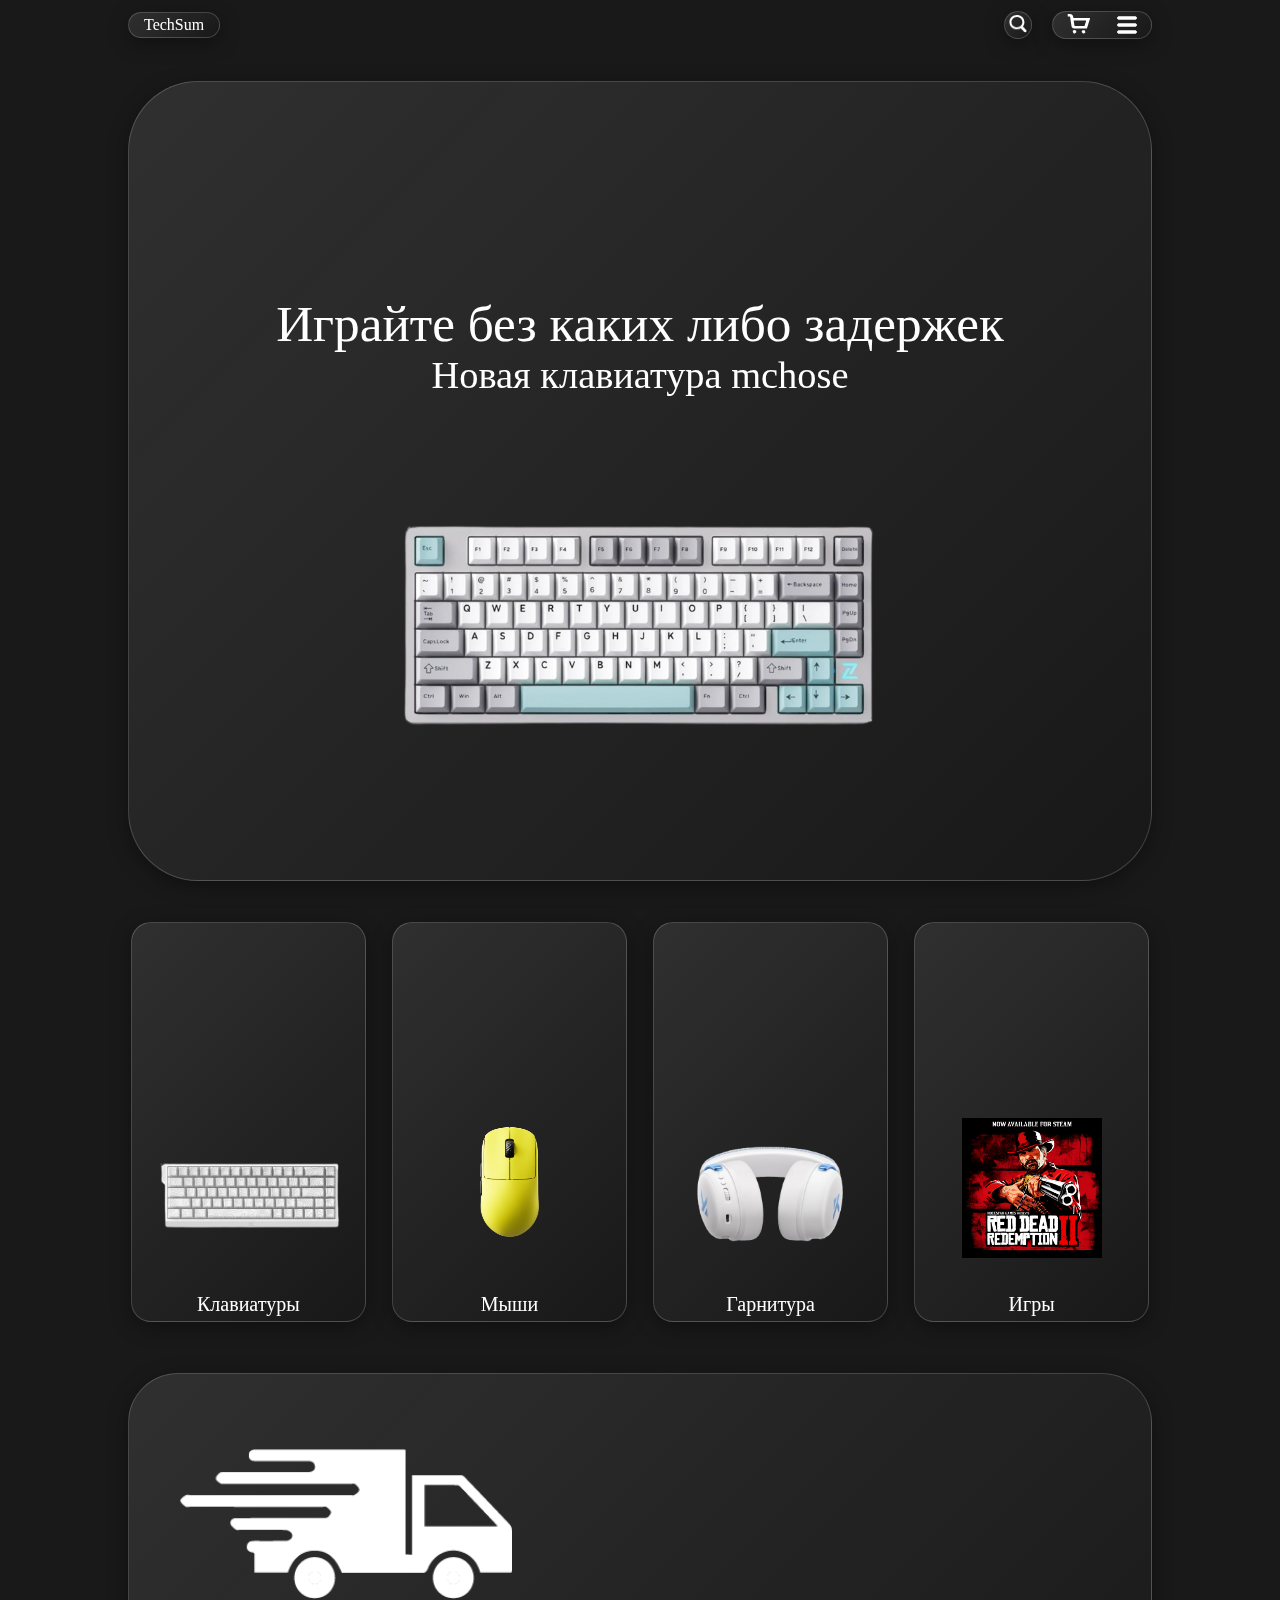
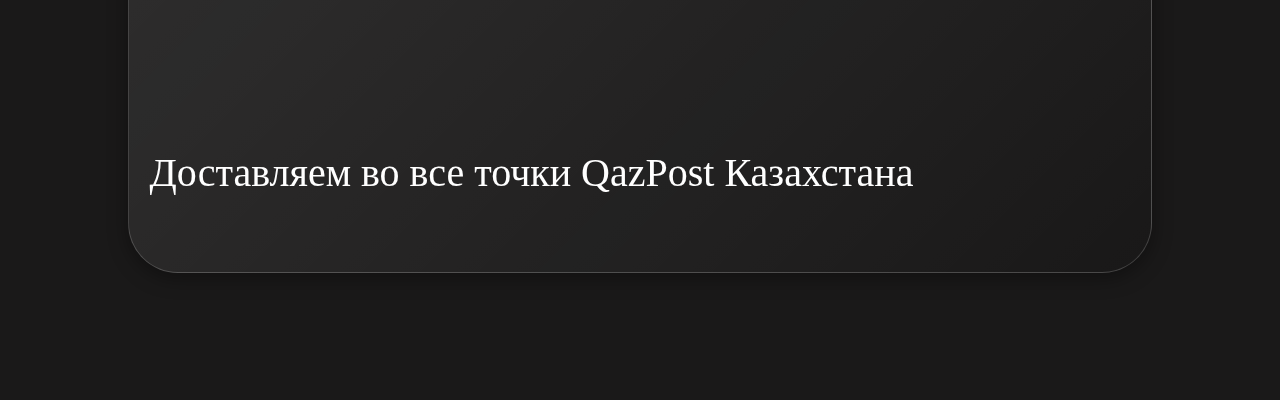
<file: index.html>
<!DOCTYPE html>
<html lang="en">
<head>
  <meta charset="UTF-8">
  <meta name="viewport" content="width=device-width, initial-scale=1.0">
  <link rel="stylesheet" href="style.css">
  <title>Главная страница</title>
</head>
<body>
  <div class="holder">
    <header>
      <a href="index.html" id="techform">TechSum</a>
      <div class="headerholder">
        <div class="sea">
          <a href="search.html">
            <img src="imgs/search.png" alt="Поиск" id="search">
          </a>
        </div>
        <div class="double">
          <a href="cart.html">
            <img src="imgs/cart.png" alt="Корзина" id="cart">
          </a>
          <img src="imgs/burger.png" alt="Меню" id="burger">
        </div>
      </div>
    </header>
    <a href="banner-keyboard.html" class="banner">
      <p id="style">Играйте без каких либо задержек</p>
      <p id="mchose">Новая клавиатура mchose</p>
      <img src="imgs/ban-keyb.png" alt="Баннер клавиатуры" id="keyb">
    </a>
    <div class="boxholder">
      <a href="keyboards.html" class="box1">
        <img src="imgs/keyb-box-removebg-preview.png" alt="Клавиатуры" id="perc">
        <p id="keyboards">Клавиатуры</p>
      </a>
      <a href="mices.html" class="box2">
        <img src="imgs/skyrox.webp" alt="Мыши" id="skyrox">
        <p id="mices">Мыши</p>
      </a>
      <a href="headphones.html" class="box3">
        <img src="imgs/erasebg-transformed.webp" alt="Гарнитура" id="headp">
        <p id="headphones">Гарнитура</p>
      </a>
      <a href="games.html" class="box4">
        <img src="imgs/rdr2.jpg" alt="Игры" id="rdr2">
        <p id="games">Игры</p>
      </a>
    </div>
    <div class="sumwithdel">
      <img src="imgs/deliv.png" alt="Доставка" id="deliv">
      <p id="del">Доставляем во все точки QazPost Казахстана</p>
    </div>
    <img src="imgs/mrcat.png" alt="Cat" id="cat">
  </div>
  <script src="script.js"></script>
</body>
</html>
</file>
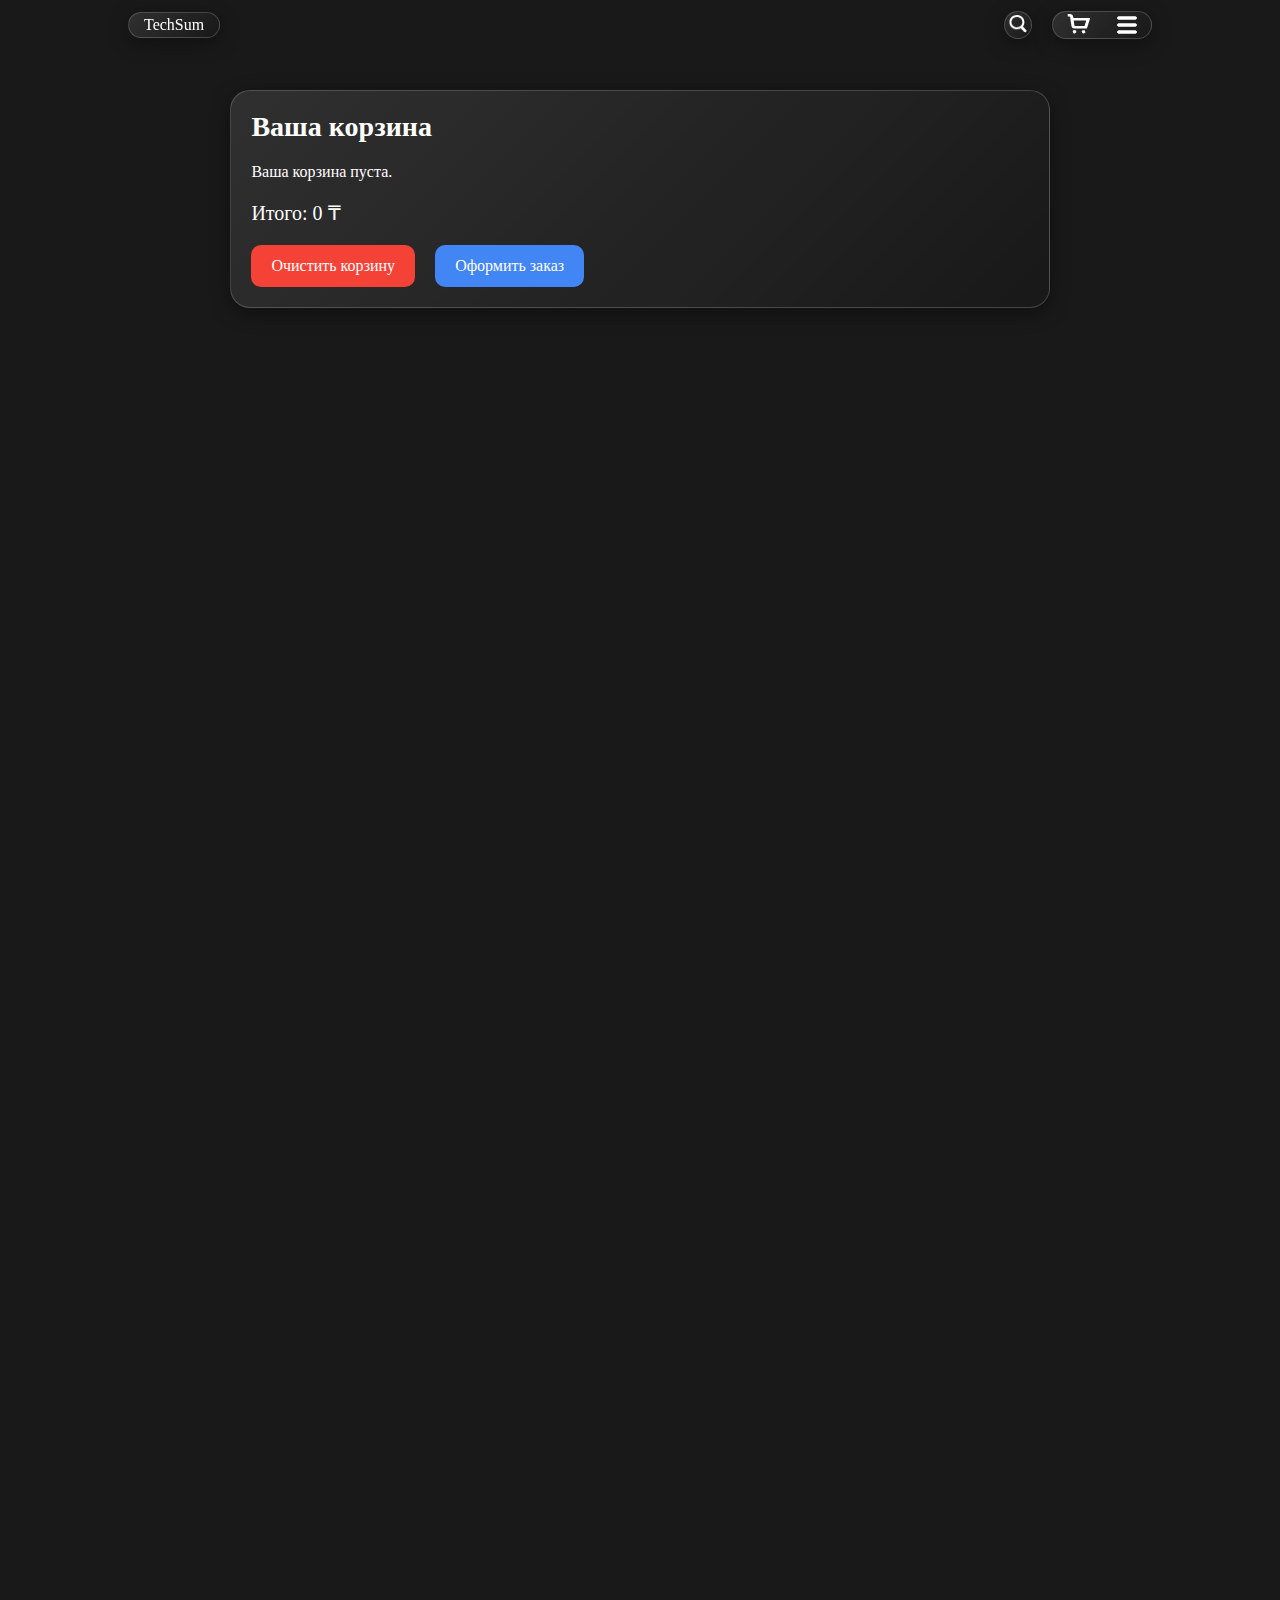
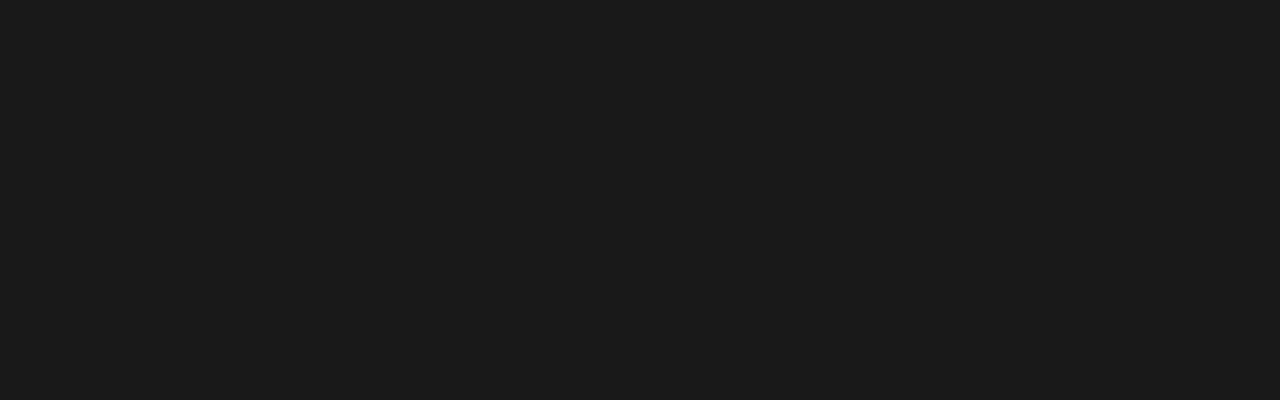
<file: cart.html>
<!DOCTYPE html>
<html lang="en">
<head>
  <meta charset="UTF-8">
  <meta http-equiv="X-UA-Compatible" content="IE=edge">
  <meta name="viewport" content="width=device-width, initial-scale=1.0">
  <link rel="stylesheet" href="style.css">
  <link rel="stylesheet" href="cart/cart.css">
  <title>Корзина - TechSum</title>
</head>
<body>
  <div class="holder">
    <header>
      <a href="index.html" id="techform">TechSum</a>
      <div class="headerholder">
        <div class="sea">
          <a href="search.html">
            <img src="imgs/search.png" alt="Поиск" id="search">
          </a>
        </div>
        <div class="double">
          <a href="cart.html">
            <img src="imgs/cart.png" alt="Корзина" id="cart">
          </a>
          <img src="imgs/burger.png" alt="Меню" id="burger">
        </div>
      </div>
    </header>
    <div class="cart-container">
      <h1>Ваша корзина</h1>
      <div id="cart-items">
      </div>
      <div class="cart-summary">
        <span id="total-price">Итого: 0 ₸</span>
      </div>
      <div class="cart-actions">
        <button id="clear-cart" class="clear-cart">Очистить корзину</button>
        <button id="checkout" class="checkout">Оформить заказ</button>
      </div>
    </div>
  </div>
  <script src="script.js"></script>
  <script src="cart/cart.js"></script>
</body>
</html>
</file>
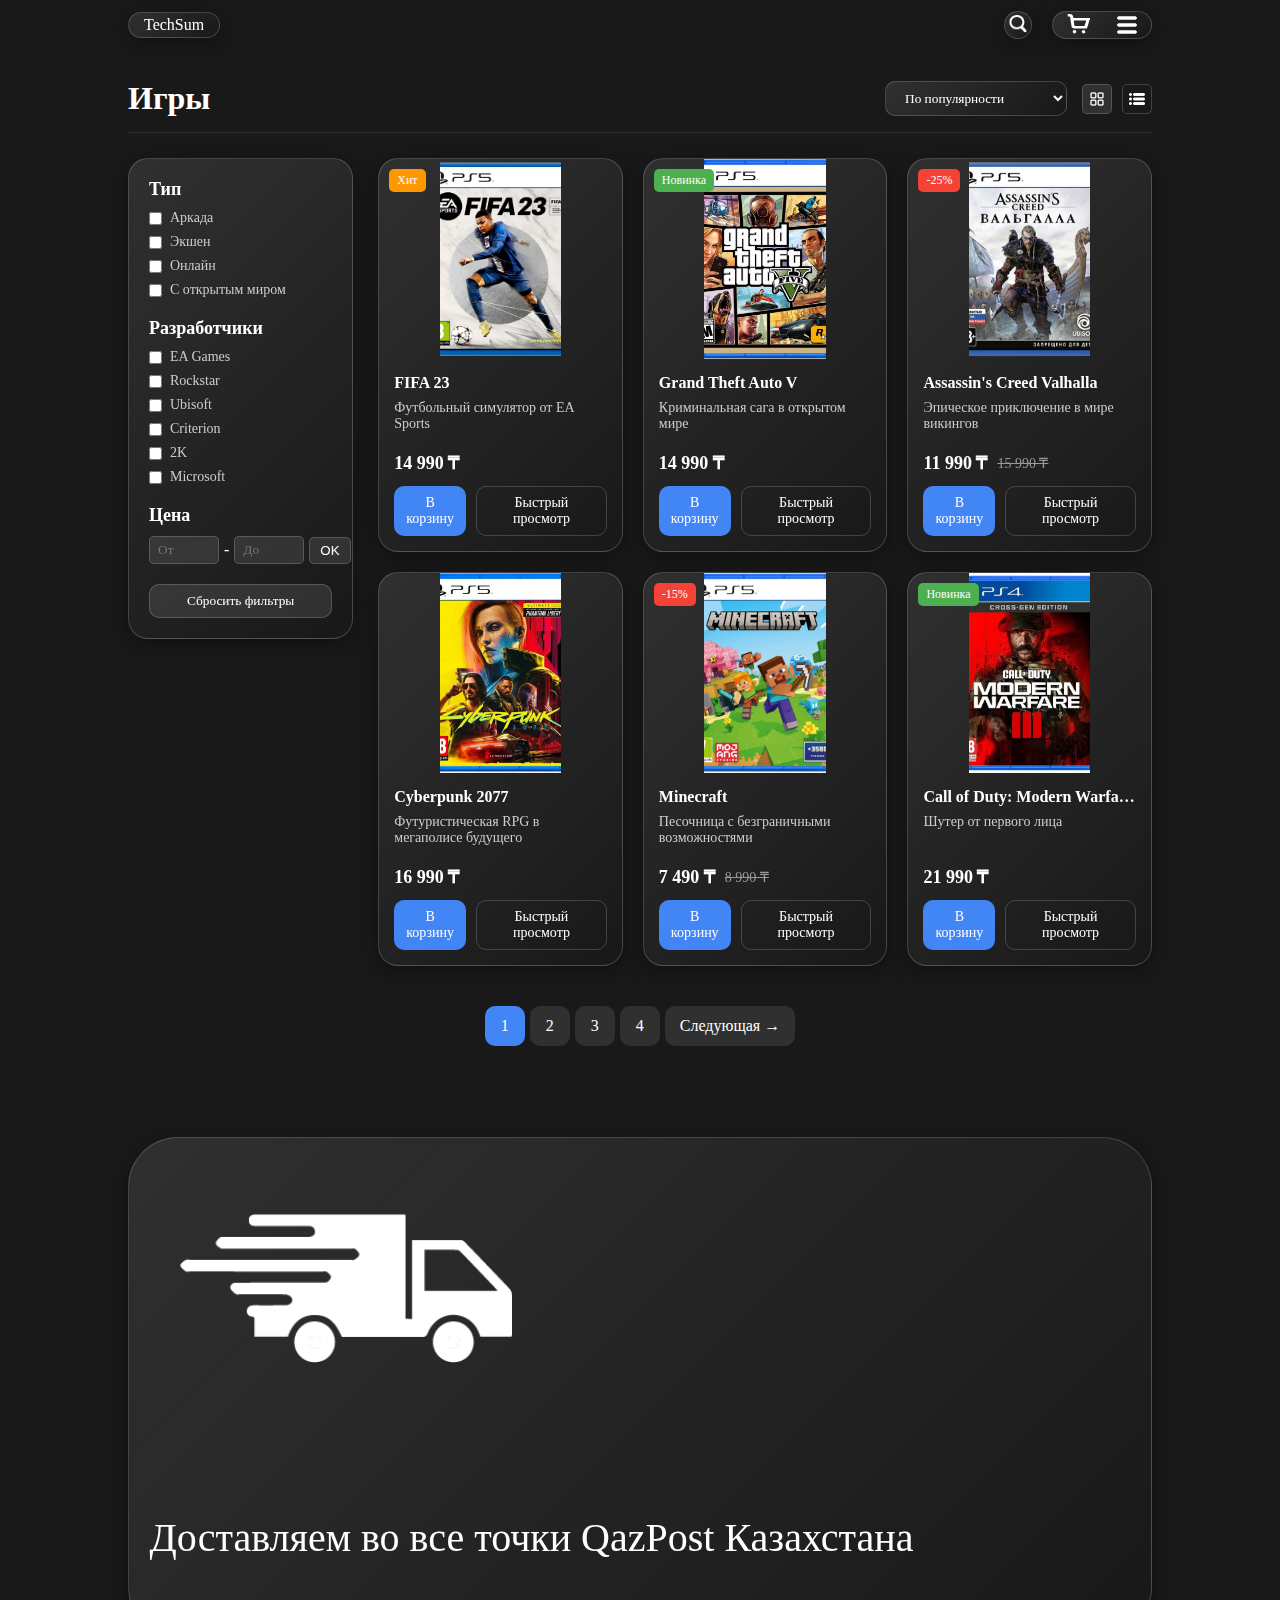
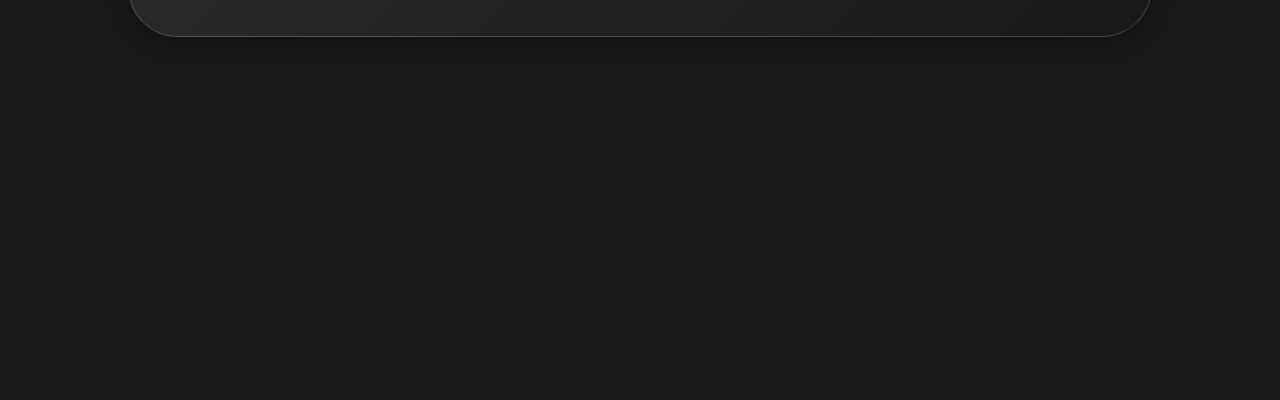
<file: games.html>
<!DOCTYPE html>
<html lang="en">
<head>
  <meta charset="UTF-8">
  <meta http-equiv="X-UA-Compatible" content="IE=edge">
  <meta name="viewport" content="width=device-width, initial-scale=1.0">
  <link rel="stylesheet" href="style.css">
  <link rel="stylesheet" href="games/games.css">
  <title>Игры - TechSum</title>
</head>
<body>
  <div class="holder">
    <header>
      <a href="index.html" id="techform">TechSum</a>
      <div class="headerholder">
        <div class="sea">
          <a href="search.html">
            <img src="imgs/search.png" alt="Поиск" id="search">
          </a>
        </div>
        <div class="double">
          <a href="cart.html">
            <img src="imgs/cart.png" alt="Корзина" id="cart">
          </a>
          <img src="imgs/burger.png" alt="Меню" id="burger">
        </div>
      </div>
    </header>

    <div class="category-header">
      <h1>Игры</h1>
      <div class="filter-controls">
        <select id="sort-by">
          <option value="popular">По популярности</option>
          <option value="price-low">Цена (низкая-высокая)</option>
          <option value="price-high">Цена (высокая-низкая)</option>
          <option value="newest">Новинки</option>
        </select>
        <div class="view-options">
          <button class="view-btn active" data-view="grid">
            <img src="imgs/grid-view.png" alt="Grid View">
          </button>
          <button class="view-btn" data-view="list">
            <img src="imgs/list-view.png" alt="List View">
          </button>
        </div>
      </div>
    </div>

    <div class="products-layout">
      <div class="filters-sidebar">
        <button class="filter-toggle" id="filter-toggle">Фильтры</button>
        <div class="filters-content">
          <div class="filter-group">
            <h3>Тип</h3>
            <label><input type="checkbox" name="type" value="arcade"> Аркада</label>
            <label><input type="checkbox" name="type" value="action"> Экшен</label>
            <label><input type="checkbox" name="type" value="online"> Онлайн</label>
            <label><input type="checkbox" name="type" value="open-world"> С открытым миром</label>
          </div>
          
          <div class="filter-group">
            <h3>Разработчики</h3>
            <label><input type="checkbox" name="brand" value="ea"> EA Games</label>
            <label><input type="checkbox" name="brand" value="rockstar"> Rockstar</label>
            <label><input type="checkbox" name="brand" value="ubisoft"> Ubisoft</label>
            <label><input type="checkbox" name="brand" value="criterion"> Criterion</label>
            <label><input type="checkbox" name="brand" value="2k"> 2K</label>
            <label><input type="checkbox" name="brand" value="microsoft"> Microsoft</label>
          </div>
          
          <div class="filter-group">
            <h3>Цена</h3>
            <div class="price-range">
              <input type="number" id="price-min" placeholder="От">
              <span>-</span>
              <input type="number" id="price-max" placeholder="До">
              <button id="price-apply">OK</button>
            </div>
          </div>        
          <button id="reset-filters">Сбросить фильтры</button>
        </div>
      </div>

      <div class="products-grid">
        <!-- Game 1 -->
        <div class="product-card">
          <div class="product-image">
            <img src="games/fifa.png" alt="FIFA 23">
            <div class="product-tags">
              <span class="tag bestseller">Хит</span>
            </div>
          </div>
          <div class="product-info">
            <h3>FIFA 23</h3>
            <p class="product-desc">Футбольный симулятор от EA Sports</p>
            <div class="product-price">
              <span class="current-price">14 990 ₸</span>
            </div>
            <div class="product-actions">
              <button class="add-to-cart" onclick='addToCart({id:301, name:"FIFA 23", price:14990, quantity:1})'>В корзину</button>
              <button class="quick-view">Быстрый просмотр</button>
            </div>
          </div>
        </div>

        <!-- Game 2 -->
        <div class="product-card">
          <div class="product-image">
            <img src="games/gta.webp" alt="GTA V">
            <div class="product-tags">
              <span class="tag new">Новинка</span>
            </div>
          </div>
          <div class="product-info">
            <h3>Grand Theft Auto V</h3>
            <p class="product-desc">Криминальная сага в открытом мире</p>
            <div class="product-price">
              <span class="current-price">14 990 ₸</span>
            </div>
            <div class="product-actions">
              <button class="add-to-cart" onclick='addToCart({id:302, name:"Grand Theft Auto V", price:14990, quantity:1})'>В корзину</button>
              <button class="quick-view">Быстрый просмотр</button>
            </div>
          </div>
        </div>

        <!-- Game 3 -->
        <div class="product-card">
          <div class="product-image">
            <img src="games/ac.png" alt="Assassin's Creed Valhalla">
            <div class="product-tags">
              <span class="tag sale">-25%</span>
            </div>
          </div>
          <div class="product-info">
            <h3>Assassin's Creed Valhalla</h3>
            <p class="product-desc">Эпическое приключение в мире викингов</p>
            <div class="product-price">
              <span class="current-price">11 990 ₸</span>
              <span class="old-price">15 990 ₸</span>
            </div>
            <div class="product-actions">
              <button class="add-to-cart" onclick="addToCart({id:303, name: 'Assassin\'s Creed Valhalla', price: 11990, quantity: 1})">В корзину</button>
              <button class="quick-view">Быстрый просмотр</button>
            </div>
          </div>
        </div>

        <!-- Game 4 -->
        <div class="product-card">
          <div class="product-image">
            <img src="games/cp.webp" alt="Cyberpunk 2077">
          </div>
          <div class="product-info">
            <h3>Cyberpunk 2077</h3>
            <p class="product-desc">Футуристическая RPG в мегаполисе будущего</p>
            <div class="product-price">
              <span class="current-price">16 990 ₸</span>
            </div>
            <div class="product-actions">
              <button class="add-to-cart" onclick='addToCart({id:304, name:"Cyberpunk 2077", price:16990, quantity:1})'>В корзину</button>
              <button class="quick-view">Быстрый просмотр</button>
            </div>
          </div>
        </div>

        <!-- Game 5 -->
        <div class="product-card">
          <div class="product-image">
            <img src="games/mc.webp" alt="Minecraft">
            <div class="product-tags">
              <span class="tag sale">-15%</span>
            </div>
          </div>
          <div class="product-info">
            <h3>Minecraft</h3>
            <p class="product-desc">Песочница с безграничными возможностями</p>
            <div class="product-price">
              <span class="current-price">7 490 ₸</span>
              <span class="old-price">8 990 ₸</span>
            </div>
            <div class="product-actions">
              <button class="add-to-cart" onclick='addToCart({id:305, name:"Minecraft", price:7490, quantity:1})'>В корзину</button>
              <button class="quick-view">Быстрый просмотр</button>
            </div>
          </div>
        </div>

        <!-- Game 6 -->
        <div class="product-card">
          <div class="product-image">
            <img src="games/cod.jpg" alt="Call of Duty: Modern Warfare III">
            <div class="product-tags">
              <span class="tag new">Новинка</span>
            </div>
          </div>
          <div class="product-info">
            <h3>Call of Duty: Modern Warfare III</h3>
            <p class="product-desc">Шутер от первого лица</p>
            <div class="product-price">
              <span class="current-price">21 990 ₸</span>
            </div>
            <div class="product-actions">
              <button class="add-to-cart" onclick='addToCart({id:306, name:"Call of Duty: Modern Warfare III", price:21990, quantity:1})'>В корзину</button>
              <button class="quick-view">Быстрый просмотр</button>
            </div>
          </div>
        </div>
      </div>
    </div>

    <div class="pagination">
      <a href="#" class="active">1</a>
      <a href="#">2</a>
      <a href="#">3</a>
      <a href="#">4</a>
      <a href="#" class="next">Следующая →</a>
    </div>
    <div class="sumwithdel">
      <img src="imgs/deliv.png" alt="Доставка" id="deliv">
      <p id="del">Доставляем во все точки QazPost Казахстана</p>
    </div>
  </div>

  <!-- Скрипты подключаются в конце страницы -->
  <script src="script.js"></script>
  <script>
    // Обработка переключения фильтров на мобильных устройствах
    document.getElementById('filter-toggle').addEventListener('click', function() {
      document.querySelector('.filters-content').classList.toggle('active');
      this.classList.toggle('active');
    });
  </script>
</body>
</html>
</file>
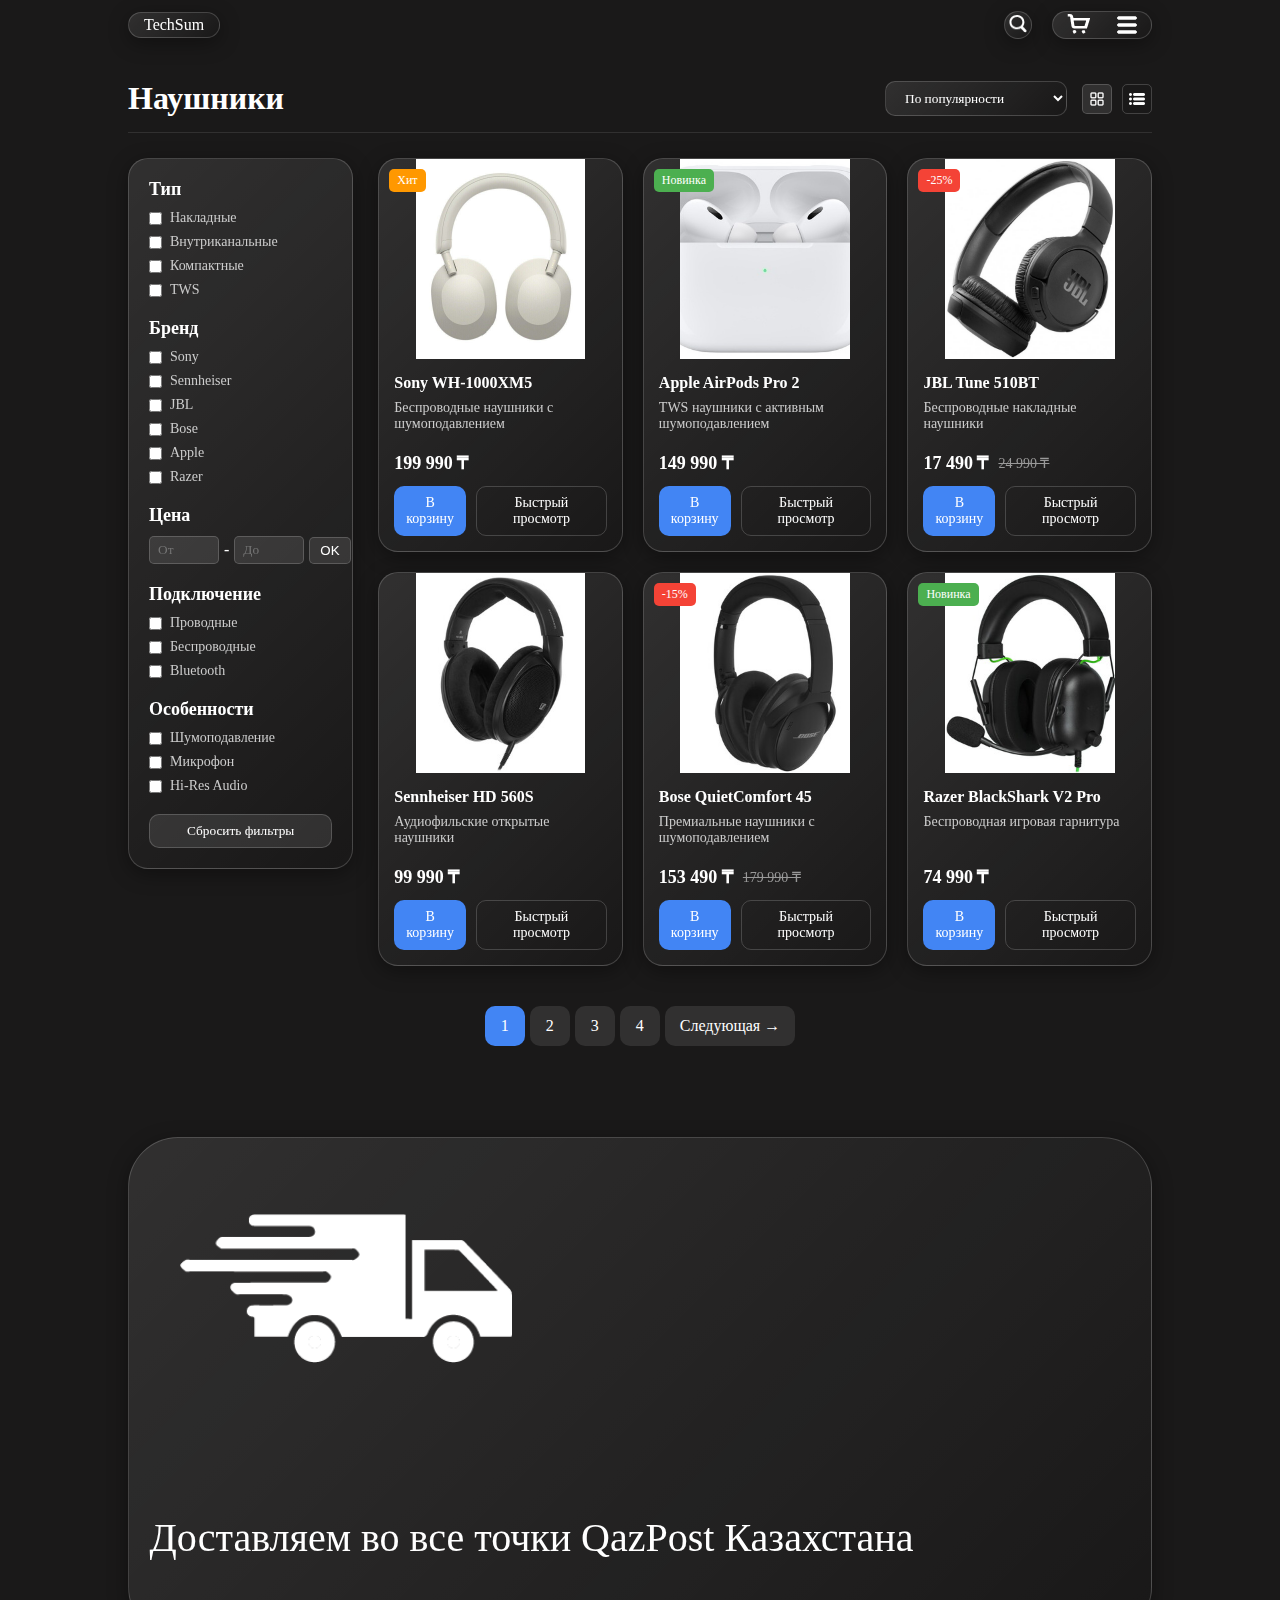
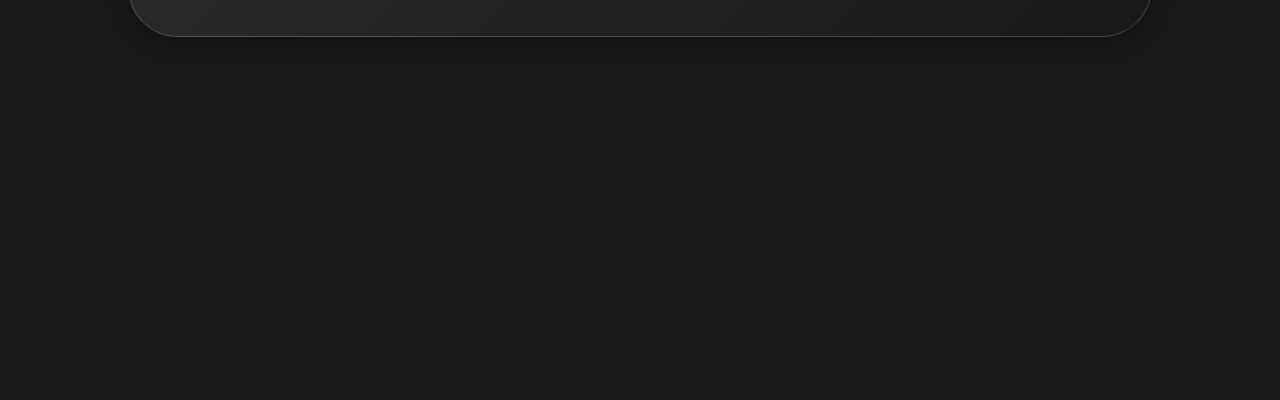
<file: headphones.html>
<!DOCTYPE html>
<html lang="en">
<head>
  <meta charset="UTF-8">
  <meta http-equiv="X-UA-Compatible" content="IE=edge">
  <meta name="viewport" content="width=device-width, initial-scale=1.0">
  <link rel="stylesheet" href="style.css">
  <link rel="stylesheet" href="headphones/headphones.css">
  <title>Наушники - TechSum</title>
</head>
<body>
  <div class="holder">
    <header>
      <a href="index.html" id="techform">TechSum</a>
      <div class="headerholder">
        <div class="sea">
          <a href="search.html">
            <img src="imgs/search.png" alt="Поиск" id="search">
          </a>
        </div>
        <div class="double">
          <a href="cart.html">
            <img src="imgs/cart.png" alt="Корзина" id="cart">
          </a>
          <img src="imgs/burger.png" alt="Меню" id="burger">
        </div>
      </div>
    </header>

    <div class="category-header">
      <h1>Наушники</h1>
      <div class="filter-controls">
        <select id="sort-by">
          <option value="popular">По популярности</option>
          <option value="price-low">Цена (низкая-высокая)</option>
          <option value="price-high">Цена (высокая-низкая)</option>
          <option value="newest">Новинки</option>
        </select>
        <div class="view-options">
          <button class="view-btn active" data-view="grid">
            <img src="imgs/grid-view.png" alt="Grid View">
          </button>
          <button class="view-btn" data-view="list">
            <img src="imgs/list-view.png" alt="List View">
          </button>
        </div>
      </div>
    </div>

    <div class="products-layout">
      <div class="filters-sidebar">
        <div class="filter-group">
          <h3>Тип</h3>
          <label><input type="checkbox" name="type" value="over-ear"> Накладные</label>
          <label><input type="checkbox" name="type" value="in-ear"> Внутриканальные</label>
          <label><input type="checkbox" name="type" value="on-ear"> Компактные</label>
          <label><input type="checkbox" name="type" value="tws"> TWS</label>
        </div>
        <div class="filter-group">
          <h3>Бренд</h3>
          <label><input type="checkbox" name="brand" value="sony"> Sony</label>
          <label><input type="checkbox" name="brand" value="sennheiser"> Sennheiser</label>
          <label><input type="checkbox" name="brand" value="jbl"> JBL</label>
          <label><input type="checkbox" name="brand" value="bose"> Bose</label>
          <label><input type="checkbox" name="brand" value="apple"> Apple</label>
          <label><input type="checkbox" name="brand" value="razer"> Razer</label>
        </div>
        <div class="filter-group">
          <h3>Цена</h3>
          <div class="price-range">
            <input type="number" id="price-min" placeholder="От">
            <span>-</span>
            <input type="number" id="price-max" placeholder="До">
            <button id="price-apply">OK</button>
          </div>
        </div>
        <div class="filter-group">
          <h3>Подключение</h3>
          <label><input type="checkbox" name="connection" value="wired"> Проводные</label>
          <label><input type="checkbox" name="connection" value="wireless"> Беспроводные</label>
          <label><input type="checkbox" name="connection" value="bluetooth"> Bluetooth</label>
        </div>
        <div class="filter-group">
          <h3>Особенности</h3>
          <label><input type="checkbox" name="features" value="anc"> Шумоподавление</label>
          <label><input type="checkbox" name="features" value="microphone"> Микрофон</label>
          <label><input type="checkbox" name="features" value="hi-res"> Hi-Res Audio</label>
        </div>
        <button id="reset-filters">Сбросить фильтры</button>
      </div>

      <div class="products-grid">
        <!-- Product 1 -->
        <div class="product-card">
          <div class="product-image">
            <img src="headphones/sony-wh.jpg" alt="Sony WH-1000XM5">
            <div class="product-tags">
              <span class="tag bestseller">Хит</span>
            </div>
          </div>
          <div class="product-info">
            <h3>Sony WH-1000XM5</h3>
            <p class="product-desc">Беспроводные наушники с шумоподавлением</p>
            <div class="product-price">
              <span class="current-price">199 990 ₸</span>
            </div>
            <div class="product-actions">
              <button class="add-to-cart" onclick='addToCart({id:201, name:"Sony WH-1000XM5", price:199990, quantity:1})'>В корзину</button>
              <button class="quick-view">Быстрый просмотр</button>
            </div>
          </div>
        </div>
        <!-- Product 2 -->
        <div class="product-card">
          <div class="product-image">
            <img src="headphones/airpods.jpg" alt="Apple AirPods Pro 2">
            <div class="product-tags">
              <span class="tag new">Новинка</span>
            </div>
          </div>
          <div class="product-info">
            <h3>Apple AirPods Pro 2</h3>
            <p class="product-desc">TWS наушники с активным шумоподавлением</p>
            <div class="product-price">
              <span class="current-price">149 990 ₸</span>
            </div>
            <div class="product-actions">
              <button class="add-to-cart" onclick='addToCart({id:202, name:"Apple AirPods Pro 2", price:149990, quantity:1})'>В корзину</button>
              <button class="quick-view">Быстрый просмотр</button>
            </div>
          </div>
        </div>
        <!-- Product 3 -->
        <div class="product-card">
          <div class="product-image">
            <img src="headphones/jbl-tune.jpg" alt="JBL Tune 510BT">
            <div class="product-tags">
              <span class="tag sale">-25%</span>
            </div>
          </div>
          <div class="product-info">
            <h3>JBL Tune 510BT</h3>
            <p class="product-desc">Беспроводные накладные наушники</p>
            <div class="product-price">
              <span class="current-price">17 490 ₸</span>
              <span class="old-price">24 990 ₸</span>
            </div>
            <div class="product-actions">
              <button class="add-to-cart" onclick='addToCart({id:203, name:"JBL Tune 510BT", price:17490, quantity:1})'>В корзину</button>
              <button class="quick-view">Быстрый просмотр</button>
            </div>
          </div>
        </div>
        <!-- Product 4 -->
        <div class="product-card">
          <div class="product-image">
            <img src="headphones/semheizer.jpg" alt="Sennheiser HD 560S">
          </div>
          <div class="product-info">
            <h3>Sennheiser HD 560S</h3>
            <p class="product-desc">Аудиофильские открытые наушники</p>
            <div class="product-price">
              <span class="current-price">99 990 ₸</span>
            </div>
            <div class="product-actions">
              <button class="add-to-cart" onclick='addToCart({id:204, name:"Sennheiser HD 560S", price:99990, quantity:1})'>В корзину</button>
              <button class="quick-view">Быстрый просмотр</button>
            </div>
          </div>
        </div>
        <!-- Product 5 -->
        <div class="product-card">
          <div class="product-image">
            <img src="headphones/bose.jpg" alt="Bose QuietComfort 45">
            <div class="product-tags">
              <span class="tag sale">-15%</span>
            </div>
          </div>
          <div class="product-info">
            <h3>Bose QuietComfort 45</h3>
            <p class="product-desc">Премиальные наушники с шумоподавлением</p>
            <div class="product-price">
              <span class="current-price">153 490 ₸</span>
              <span class="old-price">179 990 ₸</span>
            </div>
            <div class="product-actions">
              <button class="add-to-cart" onclick='addToCart({id:205, name:"Bose QuietComfort 45", price:153490, quantity:1})'>В корзину</button>
              <button class="quick-view">Быстрый просмотр</button>
            </div>
          </div>
        </div>
        <!-- Product 6 -->
        <div class="product-card">
          <div class="product-image">
            <img src="headphones/razer-blackshark.jpg" alt="Razer BlackShark V2 Pro">
            <div class="product-tags">
              <span class="tag new">Новинка</span>
            </div>
          </div>
          <div class="product-info">
            <h3>Razer BlackShark V2 Pro</h3>
            <p class="product-desc">Беспроводная игровая гарнитура</p>
            <div class="product-price">
              <span class="current-price">74 990 ₸</span>
            </div>
            <div class="product-actions">
              <button class="add-to-cart" onclick='addToCart({id:206, name:"Razer BlackShark V2 Pro", price:74990, quantity:1})'>В корзину</button>
              <button class="quick-view">Быстрый просмотр</button>
            </div>
          </div>
        </div>
      </div>
    </div>

    <div class="pagination">
      <a href="#" class="active">1</a>
      <a href="#">2</a>
      <a href="#">3</a>
      <a href="#">4</a>
      <a href="#" class="next">Следующая →</a>
    </div>

    <div class="sumwithdel">
      <img src="imgs/deliv.png" alt="Доставка" id="deliv">
      <p id="del">Доставляем во все точки QazPost Казахстана</p>
    </div>
  </div>
  <script src="script.js"></script>
</body>
</html>
</file>
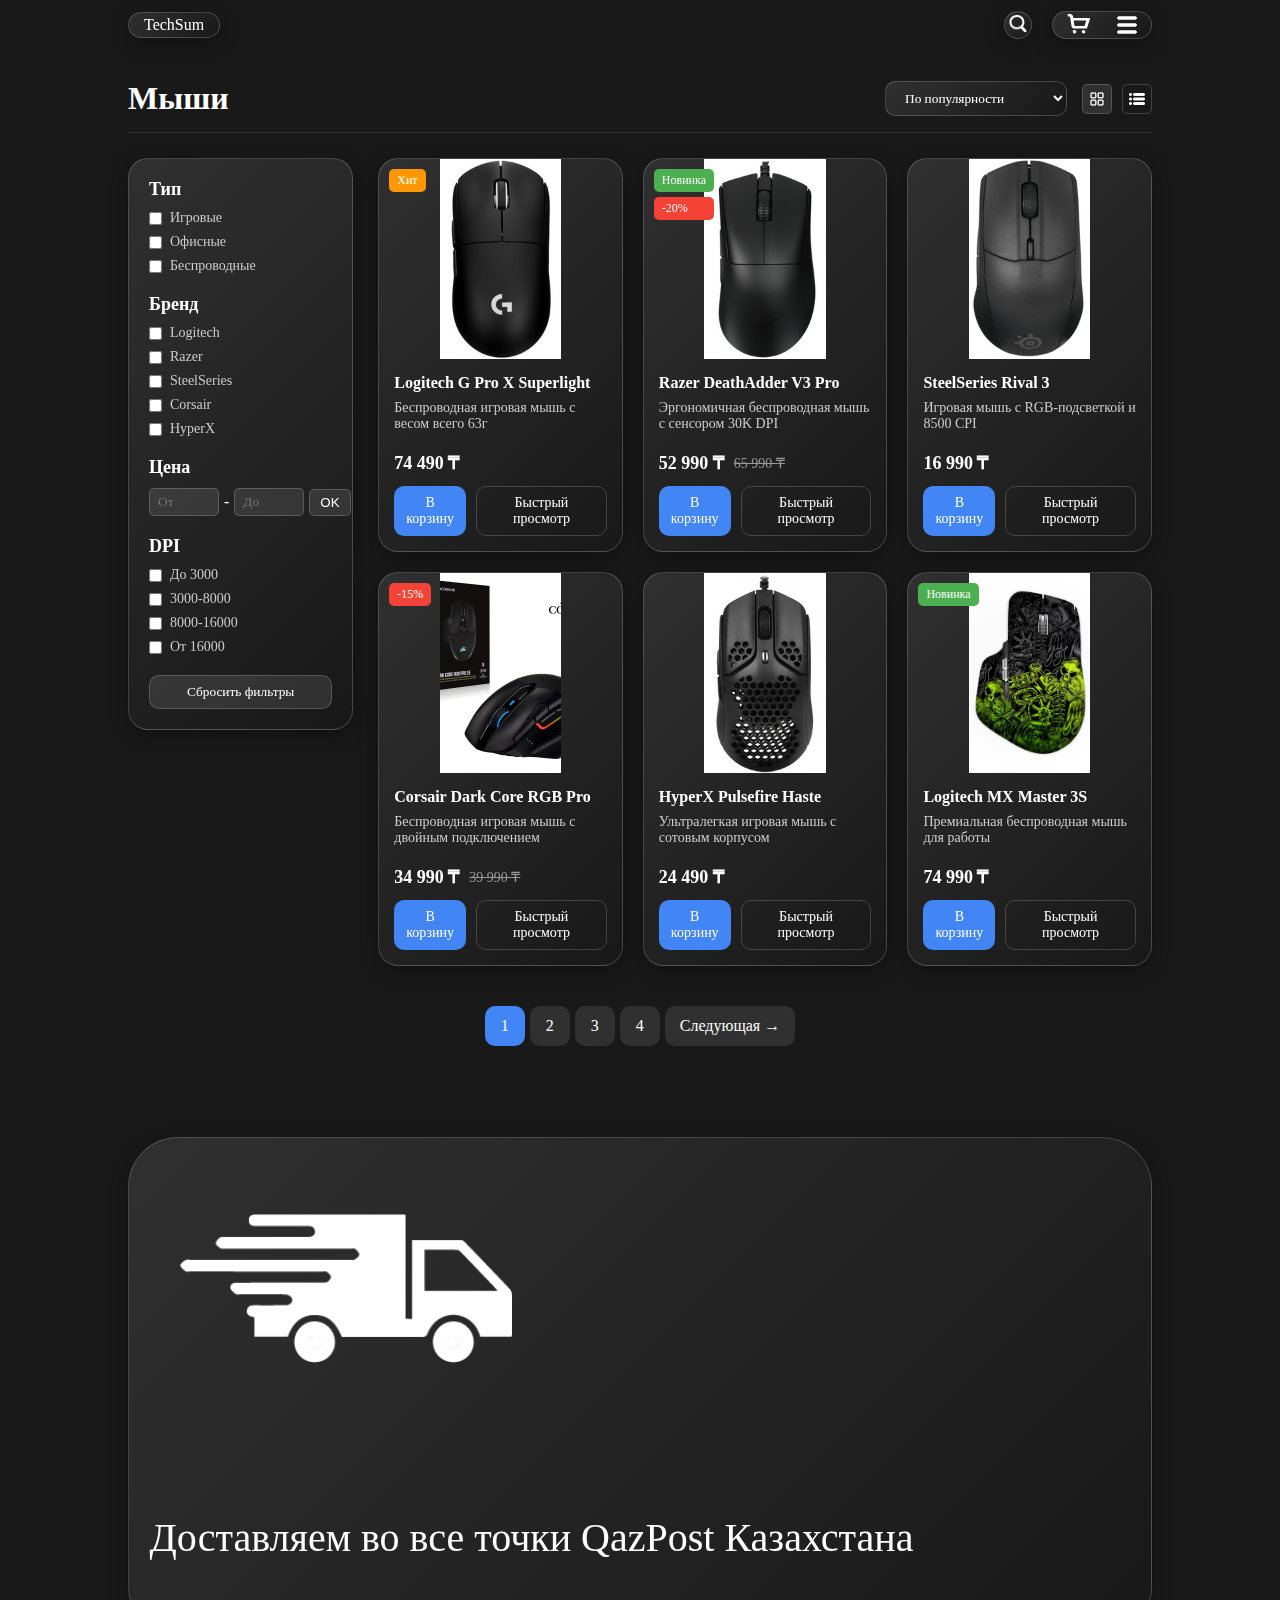
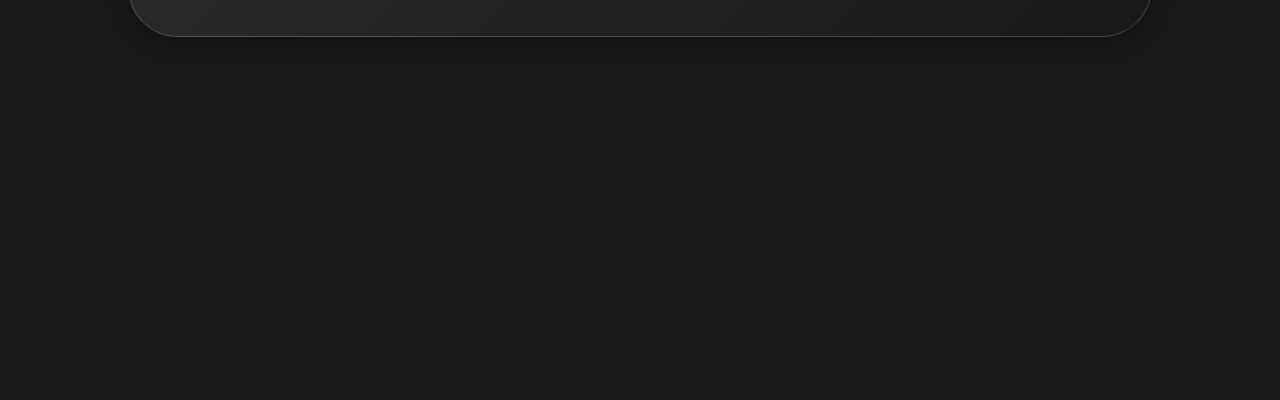
<file: mices.html>
<!DOCTYPE html>
<html lang="en">
<head>
  <meta charset="UTF-8">
  <meta http-equiv="X-UA-Compatible" content="IE=edge">
  <meta name="viewport" content="width=device-width, initial-scale=1.0">
  <link rel="stylesheet" href="style.css">
  <link rel="stylesheet" href="mices/mice.css">
  <title>Мыши - TechSum</title>
</head>
<body>
  <div class="holder">
    <header>
      <a href="index.html" id="techform">TechSum</a>
      <div class="headerholder">
        <div class="sea">
          <a href="search.html">
            <img src="imgs/search.png" alt="Поиск" id="search">
          </a>
        </div>
        <div class="double">
          <a href="cart.html">
            <img src="imgs/cart.png" alt="Корзина" id="cart">
          </a>
          <img src="imgs/burger.png" alt="Меню" id="burger">
        </div>
      </div>
    </header>

    <div class="category-header">
      <h1>Мыши</h1>
      <div class="filter-controls">
        <select id="sort-by">
          <option value="popular">По популярности</option>
          <option value="price-low">Цена (низкая-высокая)</option>
          <option value="price-high">Цена (высокая-низкая)</option>
          <option value="newest">Новинки</option>
        </select>
        <div class="view-options">
          <button class="view-btn active" data-view="grid">
            <img src="imgs/grid-view.png" alt="Grid View">
          </button>
          <button class="view-btn" data-view="list">
            <img src="imgs/list-view.png" alt="List View">
          </button>
        </div>
      </div>
    </div>

    <div class="products-layout">
      <div class="filters-sidebar">
        <div class="filter-group">
          <h3>Тип</h3>
          <label><input type="checkbox" name="type" value="gaming"> Игровые</label>
          <label><input type="checkbox" name="type" value="office"> Офисные</label>
          <label><input type="checkbox" name="type" value="wireless"> Беспроводные</label>
        </div>
        <div class="filter-group">
          <h3>Бренд</h3>
          <label><input type="checkbox" name="brand" value="logitech"> Logitech</label>
          <label><input type="checkbox" name="brand" value="razer"> Razer</label>
          <label><input type="checkbox" name="brand" value="steelseries"> SteelSeries</label>
          <label><input type="checkbox" name="brand" value="corsair"> Corsair</label>
          <label><input type="checkbox" name="brand" value="hyperx"> HyperX</label>
        </div>
        <div class="filter-group">
          <h3>Цена</h3>
          <div class="price-range">
            <input type="number" id="price-min" placeholder="От">
            <span>-</span>
            <input type="number" id="price-max" placeholder="До">
            <button id="price-apply">OK</button>
          </div>
        </div>
        <div class="filter-group">
          <h3>DPI</h3>
          <label><input type="checkbox" name="dpi" value="low"> До 3000</label>
          <label><input type="checkbox" name="dpi" value="mid"> 3000-8000</label>
          <label><input type="checkbox" name="dpi" value="high"> 8000-16000</label>
          <label><input type="checkbox" name="dpi" value="ultra"> От 16000</label>
        </div>
        <button id="reset-filters">Сбросить фильтры</button>
      </div>

      <div class="products-grid">
        <!-- Product 1 -->
        <div class="product-card">
          <div class="product-image">
            <img src="mices/logitech-superlight.png" alt="Logitech G Pro X Superlight">
            <div class="product-tags">
              <span class="tag bestseller">Хит</span>
            </div>
          </div>
          <div class="product-info">
            <h3>Logitech G Pro X Superlight</h3>
            <p class="product-desc">Беспроводная игровая мышь с весом всего 63г</p>
            <div class="product-price">
              <span class="current-price">74 490 ₸</span>
            </div>
            <div class="product-actions">
              <button class="add-to-cart" onclick='addToCart({id:101, name:"Logitech G Pro X Superlight", price:74490, quantity:1})'>В корзину</button>
              <button class="quick-view">Быстрый просмотр</button>
            </div>
          </div>
        </div>
        <!-- Product 2 -->
        <div class="product-card">
          <div class="product-image">
            <img src="mices/razer-deathadder.jpg" alt="Razer DeathAdder V3 Pro">
            <div class="product-tags">
              <span class="tag new">Новинка</span>
              <span class="tag sale">-20%</span>
            </div>
          </div>
          <div class="product-info">
            <h3>Razer DeathAdder V3 Pro</h3>
            <p class="product-desc">Эргономичная беспроводная мышь с сенсором 30K DPI</p>
            <div class="product-price">
              <span class="current-price">52 990 ₸</span>
              <span class="old-price">65 990 ₸</span>
            </div>
            <div class="product-actions">
              <button class="add-to-cart" onclick='addToCart({id:102, name:"Razer DeathAdder V3 Pro", price:52990, quantity:1})'>В корзину</button>
              <button class="quick-view">Быстрый просмотр</button>
            </div>
          </div>
        </div>
        <!-- Product 3 -->
        <div class="product-card">
          <div class="product-image">
            <img src="mices/steelseries-rival.jpg" alt="SteelSeries Rival 3">
          </div>
          <div class="product-info">
            <h3>SteelSeries Rival 3</h3>
            <p class="product-desc">Игровая мышь с RGB-подсветкой и 8500 CPI</p>
            <div class="product-price">
              <span class="current-price">16 990 ₸</span>
            </div>
            <div class="product-actions">
              <button class="add-to-cart" onclick='addToCart({id:103, name:"SteelSeries Rival 3", price:16990, quantity:1})'>В корзину</button>
              <button class="quick-view">Быстрый просмотр</button>
            </div>
          </div>
        </div>
        <!-- Product 4 -->
        <div class="product-card">
          <div class="product-image">
            <img src="mices/corsair.avif" alt="Corsair Dark Core RGB Pro">
            <div class="product-tags">
              <span class="tag sale">-15%</span>
            </div>
          </div>
          <div class="product-info">
            <h3>Corsair Dark Core RGB Pro</h3>
            <p class="product-desc">Беспроводная игровая мышь с двойным подключением</p>
            <div class="product-price">
              <span class="current-price">34 990 ₸</span>
              <span class="old-price">39 990 ₸</span>
            </div>
            <div class="product-actions">
              <button class="add-to-cart" onclick='addToCart({id:104, name:"Corsair Dark Core RGB Pro", price:34990, quantity:1})'>В корзину</button>
              <button class="quick-view">Быстрый просмотр</button>
            </div>
          </div>
        </div>
        <!-- Product 5 -->
        <div class="product-card">
          <div class="product-image">
            <img src="mices/hyperx-pulsfire.jpg" alt="HyperX Pulsefire Haste">
          </div>
          <div class="product-info">
            <h3>HyperX Pulsefire Haste</h3>
            <p class="product-desc">Ультралегкая игровая мышь с сотовым корпусом</p>
            <div class="product-price">
              <span class="current-price">24 490 ₸</span>
            </div>
            <div class="product-actions">
              <button class="add-to-cart" onclick='addToCart({id:105, name:"HyperX Pulsefire Haste", price:24490, quantity:1})'>В корзину</button>
              <button class="quick-view">Быстрый просмотр</button>
            </div>
          </div>
        </div>
        <!-- Product 6 -->
        <div class="product-card">
          <div class="product-image">
            <img src="mices/logitech-mx.jpg" alt="Logitech MX Master 3S">
            <div class="product-tags">
              <span class="tag new">Новинка</span>
            </div>
          </div>
          <div class="product-info">
            <h3>Logitech MX Master 3S</h3>
            <p class="product-desc">Премиальная беспроводная мышь для работы</p>
            <div class="product-price">
              <span class="current-price">74 990 ₸</span>
            </div>
            <div class="product-actions">
              <button class="add-to-cart" onclick='addToCart({id:106, name:"Logitech MX Master 3S", price:74990, quantity:1})'>В корзину</button>
              <button class="quick-view">Быстрый просмотр</button>
            </div>
          </div>
        </div>
      </div>
    </div>

    <div class="pagination">
      <a href="#" class="active">1</a>
      <a href="#">2</a>
      <a href="#">3</a>
      <a href="#">4</a>
      <a href="#" class="next">Следующая →</a>
    </div>

    <div class="sumwithdel">
      <img src="imgs/deliv.png" alt="Доставка" id="deliv">
      <p id="del">Доставляем во все точки QazPost Казахстана</p>
    </div>
  </div>
  <script src="script.js"></script>
</body>
</html>
</file>
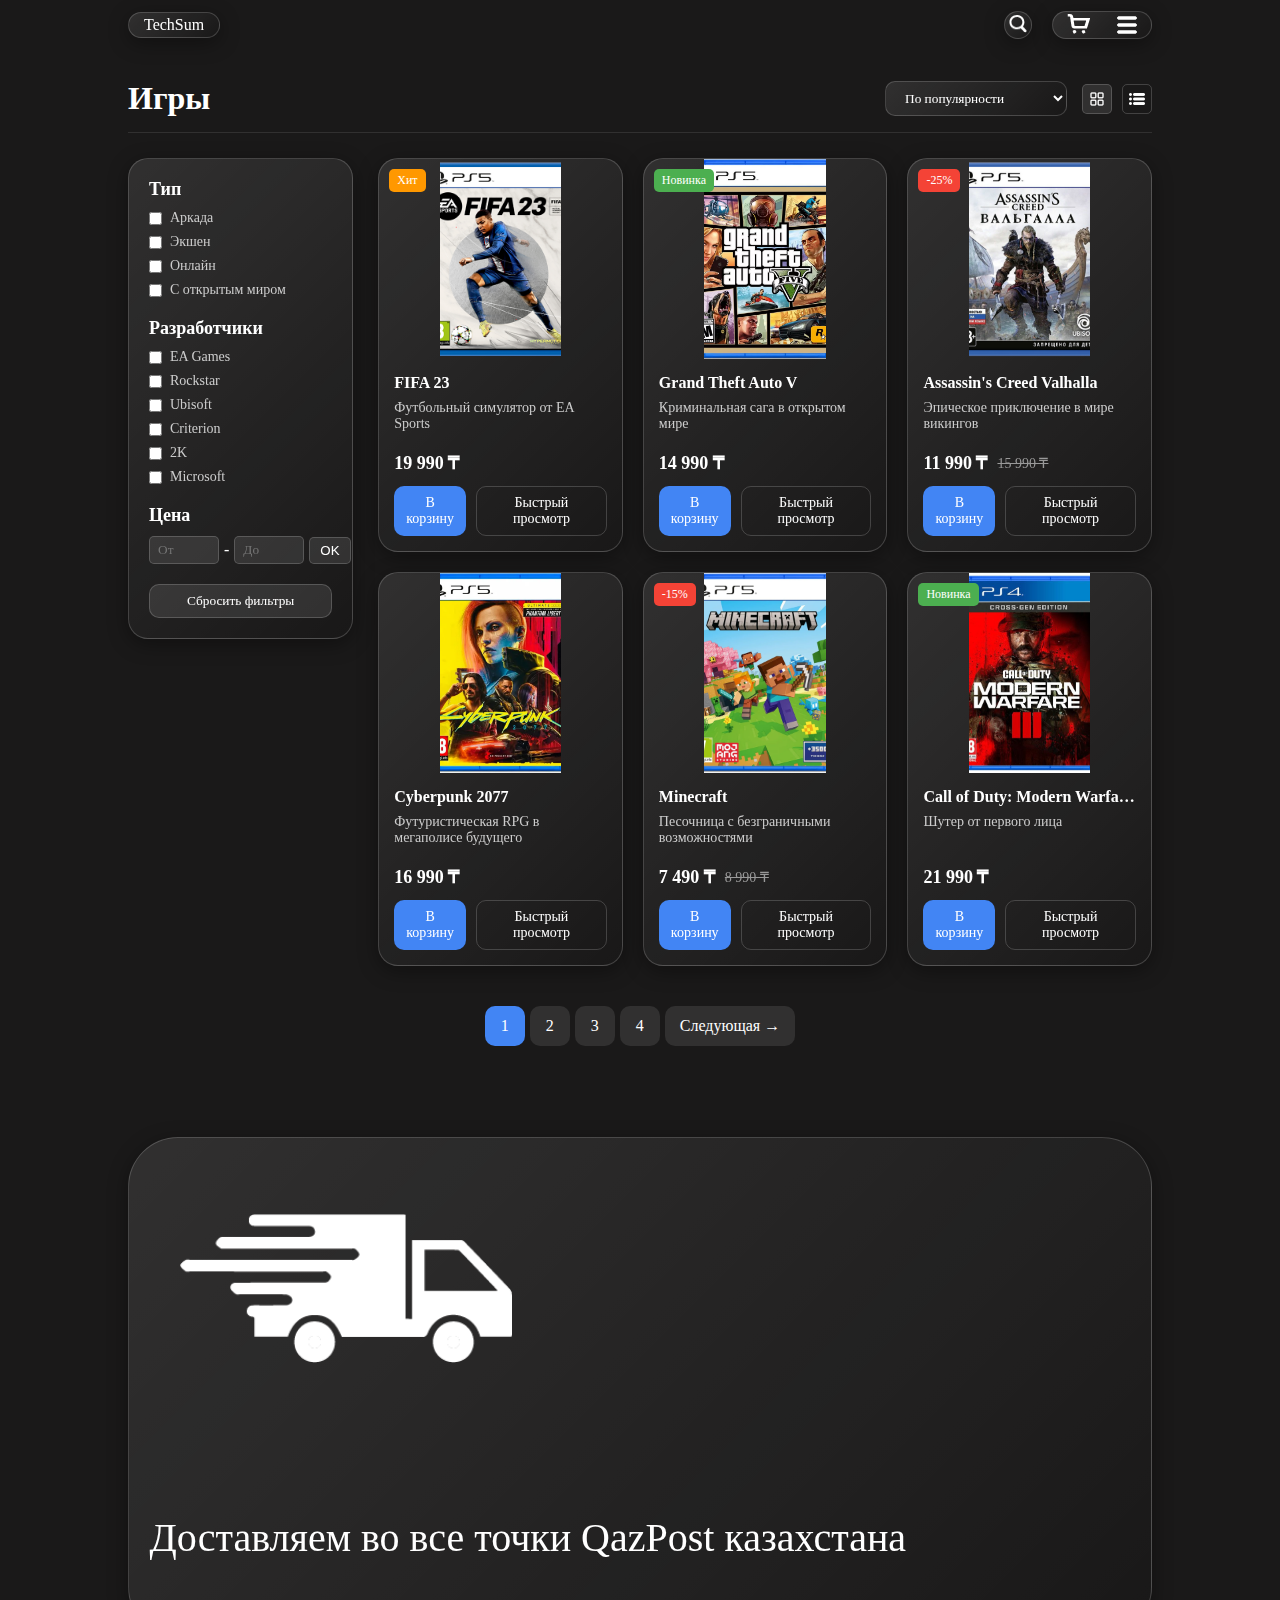
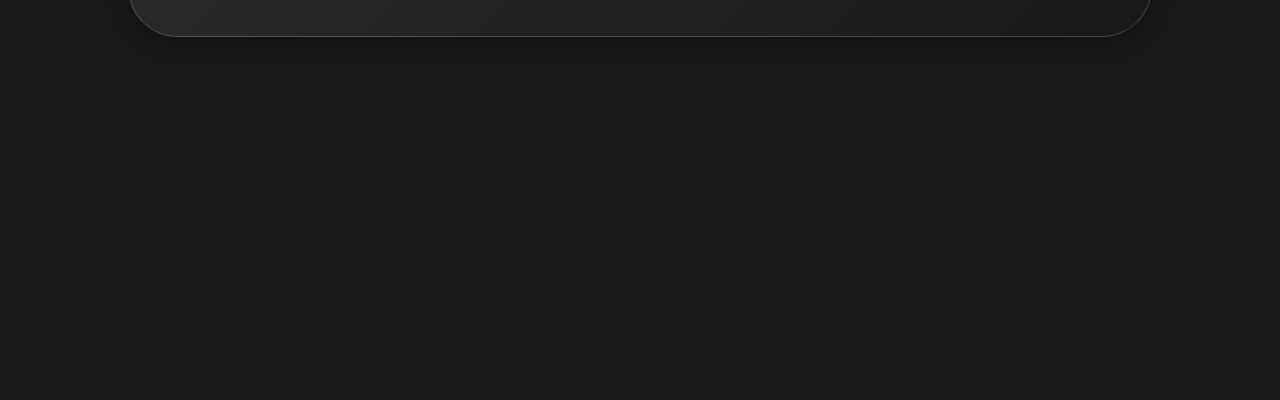
<file: games/games.html>
<!DOCTYPE html>
<html lang="en">
<head>
  <meta charset="UTF-8">
  <meta name="viewport" content="width=device-width, initial-scale=1.0">
  <link rel="stylesheet" href="../style.css">
  <link rel="stylesheet" href="games.css">
  <title>Игры - TechSum</title>
  <script src="../script.js"></script>
</head>
<body>
  <div class="holder">
    <header>
      <a href="../index.html" id="techform">TechSum</a>
      <div class="headerholder">
        <div class="sea"><a href="../search.html"><img src="../imgs/search.png" id="search"></a></div>
        <div class="double">
          <a href="../cart.html"><img src="../imgs/cart.png" id="cart"></a>
          <img src="../imgs/burger.png" id="burger">
        </div>
      </div>
    </header>

    <div class="category-header">
      <h1>Игры</h1>
      <div class="filter-controls">
        <select id="sort-by">
          <option value="popular">По популярности</option>
          <option value="price-low">Цена (низкая-высокая)</option>
          <option value="price-high">Цена (высокая-низкая)</option>
          <option value="newest">Новинки</option>
        </select>
        <div class="view-options">
          <button class="view-btn active" data-view="grid"><img src="../imgs/grid-view.png" alt="Grid View"></button>
          <button class="view-btn" data-view="list"><img src="../imgs/list-view.png" alt="List View"></button>
        </div>
      </div>
    </div>

    <div class="products-layout">
      <div class="filters-sidebar">
        <button class="filter-toggle" id="filter-toggle">Фильтры</button>
        <div class="filters-content">
          <div class="filter-group">
            <h3>Тип</h3>
            <label><input type="checkbox" name="type" value="arcade"> Аркада</label>
            <label><input type="checkbox" name="type" value="action"> Экшен</label>
            <label><input type="checkbox" name="type" value="online"> Онлайн</label>
            <label><input type="checkbox" name="type" value="open-world"> С открытым миром</label>
          </div>
          
          <div class="filter-group">
            <h3>Разработчики</h3>
            <label><input type="checkbox" name="brand" value="ea"> EA Games</label>
            <label><input type="checkbox" name="brand" value="rockstar"> Rockstar</label>
            <label><input type="checkbox" name="brand" value="ubisoft"> Ubisoft</label>
            <label><input type="checkbox" name="brand" value="criterion"> Criterion</label>
            <label><input type="checkbox" name="brand" value="2k"> 2K</label>
            <label><input type="checkbox" name="brand" value="microsoft"> Microsoft</label>
          </div>
          
          <div class="filter-group">
            <h3>Цена</h3>
            <div class="price-range">
              <input type="number" id="price-min" placeholder="От">
              <span>-</span>
              <input type="number" id="price-max" placeholder="До">
              <button id="price-apply">OK</button>
            </div>
          </div>        
          <button id="reset-filters">Сбросить фильтры</button>
        </div>
      </div>

      <div class="products-grid">
        <!-- Game 1 -->
        <div class="product-card">
          <div class="product-image">
            <img src="fifa.png" alt="FIFA 23">
            <div class="product-tags">
              <span class="tag bestseller">Хит</span>
            </div>
          </div>
          <div class="product-info">
            <h3>FIFA 23</h3>
            <p class="product-desc">Футбольный симулятор от EA Sports</p>
            <div class="product-price">
              <span class="current-price">19 990 ₸</span>
            </div>
            <div class="product-actions">
              <button class="add-to-cart">В корзину</button>
              <button class="quick-view">Быстрый просмотр</button>
            </div>
          </div>
        </div>

        <!-- Game 2 -->
        <div class="product-card">
          <div class="product-image">
            <img src="gta.webp" alt="GTA V">
            <div class="product-tags">
              <span class="tag new">Новинка</span>
            </div>
          </div>
          <div class="product-info">
            <h3>Grand Theft Auto V</h3>
            <p class="product-desc">Криминальная сага в открытом мире</p>
            <div class="product-price">
              <span class="current-price">14 990 ₸</span>
            </div>
            <div class="product-actions">
              <button class="add-to-cart">В корзину</button>
              <button class="quick-view">Быстрый просмотр</button>
            </div>
          </div>
        </div>

        <!-- Game 3 -->
        <div class="product-card">
          <div class="product-image">
            <img src="ac.png" alt="Assassin's Creed">
            <div class="product-tags">
              <span class="tag sale">-25%</span>
            </div>
          </div>
          <div class="product-info">
            <h3>Assassin's Creed Valhalla</h3>
            <p class="product-desc">Эпическое приключение в мире викингов</p>
            <div class="product-price">
              <span class="current-price">11 990 ₸</span>
              <span class="old-price">15 990 ₸</span>
            </div>
            <div class="product-actions">
              <button class="add-to-cart">В корзину</button>
              <button class="quick-view">Быстрый просмотр</button>
            </div>
          </div>
        </div>

        <!-- Game 4 -->
        <div class="product-card">
          <div class="product-image">
            <img src="cp.webp" alt="Cyberpunk 2077">
          </div>
          <div class="product-info">
            <h3>Cyberpunk 2077</h3>
            <p class="product-desc">Футуристическая RPG в мегаполисе будущего</p>
            <div class="product-price">
              <span class="current-price">16 990 ₸</span>
            </div>
            <div class="product-actions">
              <button class="add-to-cart">В корзину</button>
              <button class="quick-view">Быстрый просмотр</button>
            </div>
          </div>
        </div>

        <!-- Game 5 -->
        <div class="product-card">
          <div class="product-image">
            <img src="mc.webp" alt="Minecraft">
            <div class="product-tags">
              <span class="tag sale">-15%</span>
            </div>
          </div>
          <div class="product-info">
            <h3>Minecraft</h3>
            <p class="product-desc">Песочница с безграничными возможностями</p>
            <div class="product-price">
              <span class="current-price">7 490 ₸</span>
              <span class="old-price">8 990 ₸</span>
            </div>
            <div class="product-actions">
              <button class="add-to-cart">В корзину</button>
              <button class="quick-view">Быстрый просмотр</button>
            </div>
          </div>
        </div>

        <!-- Game 6 -->
        <div class="product-card">
          <div class="product-image">
            <img src="cod.jpg" alt="Call of Duty">
            <div class="product-tags">
              <span class="tag new">Новинка</span>
            </div>
          </div>
          <div class="product-info">
            <h3>Call of Duty: Modern Warfare III</h3>
            <p class="product-desc">Шутер от первого лица</p>
            <div class="product-price">
              <span class="current-price">21 990 ₸</span>
            </div>
            <div class="product-actions">
              <button class="add-to-cart">В корзину</button>
              <button class="quick-view">Быстрый просмотр</button>
            </div>
          </div>
        </div>
      </div>
    </div>

    <div class="pagination">
      <a href="#" class="active">1</a>
      <a href="#">2</a>
      <a href="#">3</a>
      <a href="#">4</a>
      <a href="#" class="next">Следующая →</a>
    </div>
    <div class="sumwithdel">
      <img src="../imgs/deliv.png" id="deliv">
      <p id="del">Доставляем во все точки QazPost казахстана</p>
    </div>
  </div>

  <script>
    // Toggle filters on mobile
    document.getElementById('filter-toggle').addEventListener('click', function() {
      document.querySelector('.filters-content').classList.toggle('active');
      this.classList.toggle('active');
    });
  </script>
</body>
</html>
</file>
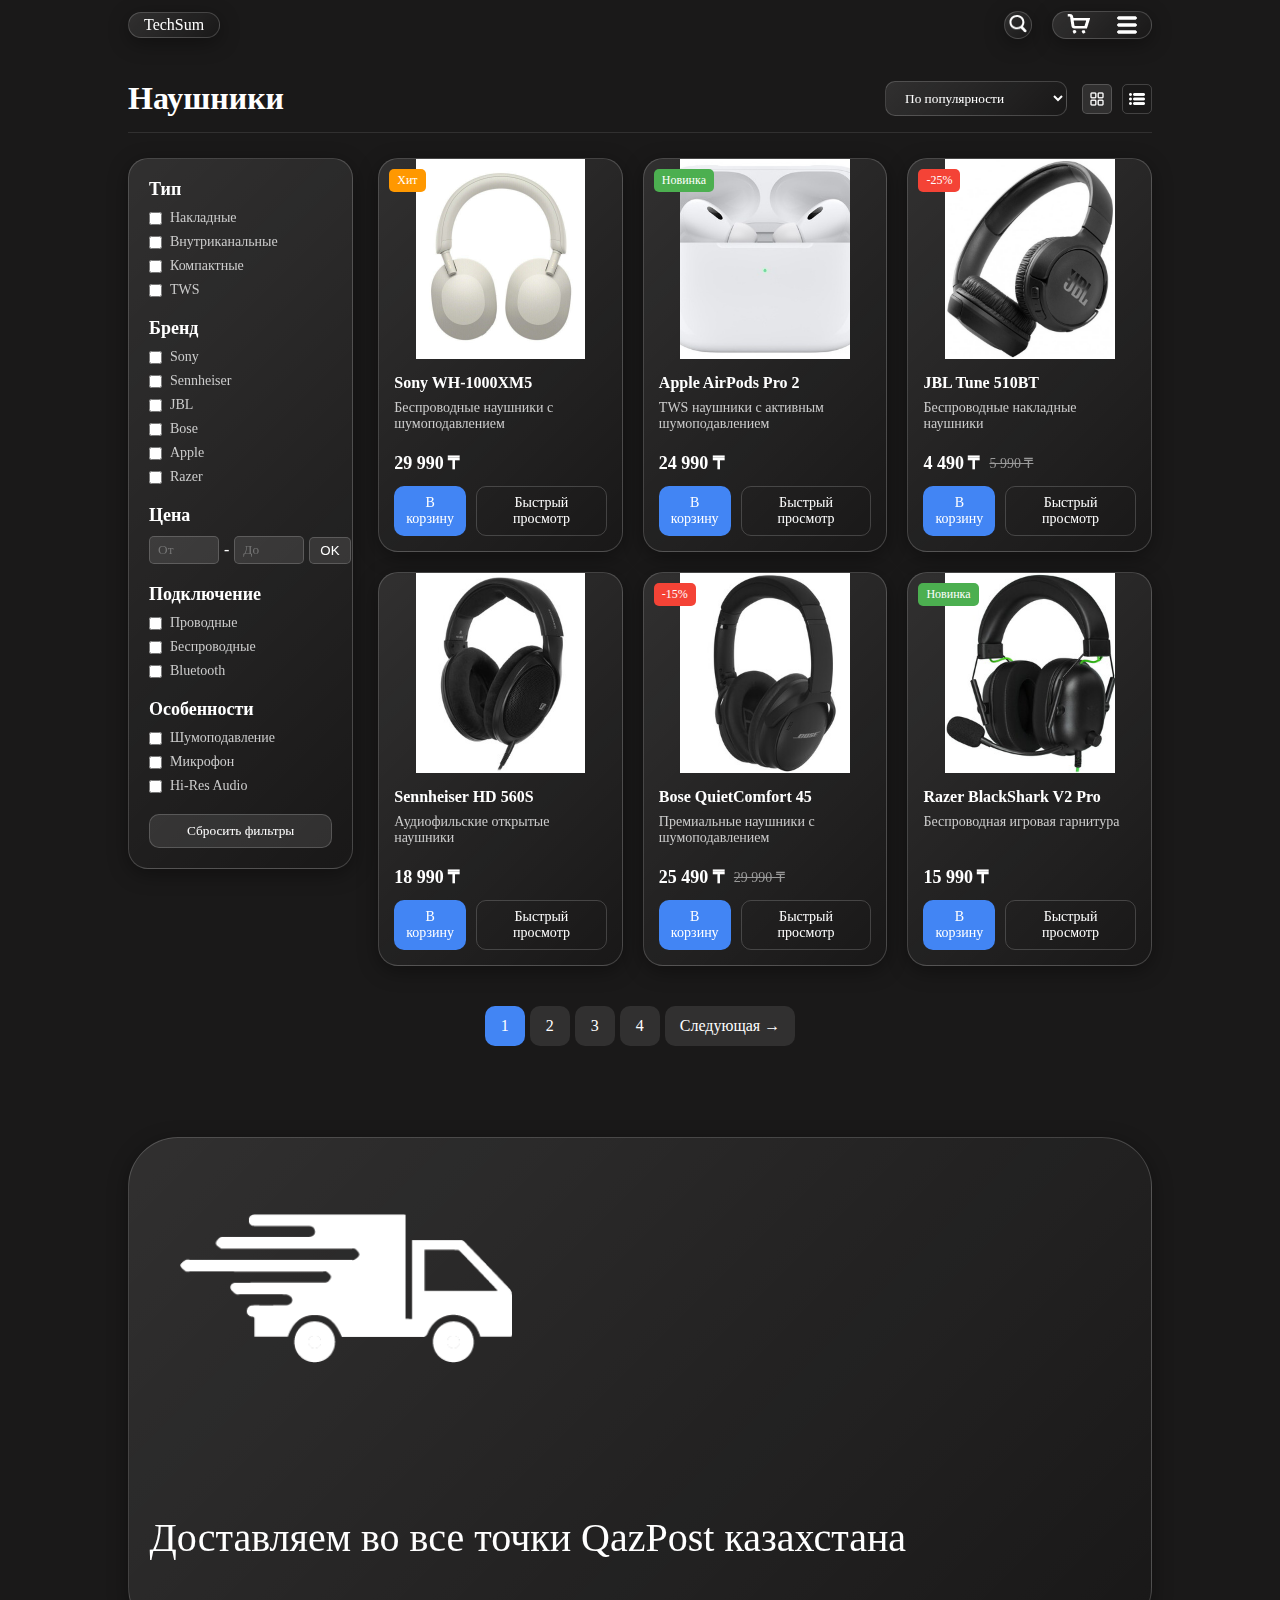
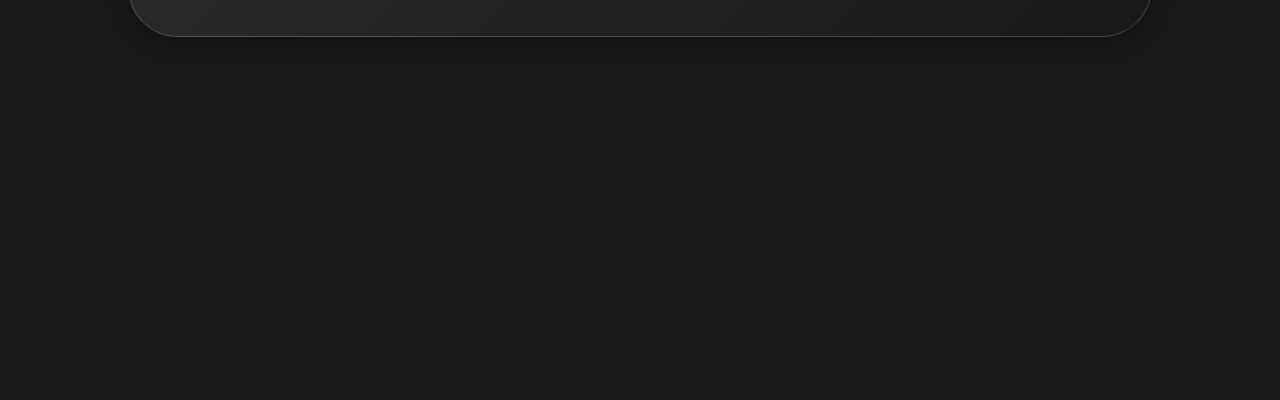
<file: headphones/headphones.html>
<!DOCTYPE html>
<html lang="en">
<head>
  <meta charset="UTF-8">
  <meta name="viewport" content="width=device-width, initial-scale=1.0">
  <link rel="stylesheet" href="../style.css">
  <link rel="stylesheet" href="headphones.css">
  <title>Наушники - TechSum</title>
  <script src="../script.js"></script>
</head>
<body>
  <div class="holder">
    <!-- Header (same as main page) -->
    <header>
      <a href="../index.html" id="techform">TechSum</a>
      <div class="headerholder">
        <div class="sea"><a href="../search.html"><img src="../imgs/search.png" id="search"></a></div>
        <div class="double">
          <a href="../cart.html"><img src="../imgs/cart.png" id="cart"></a>
          <img src="../imgs/burger.png" id="burger">
        </div>
      </div>
    </header>

    <!-- Headphones category title -->
    <div class="category-header">
      <h1>Наушники</h1>
      <div class="filter-controls">
        <select id="sort-by">
          <option value="popular">По популярности</option>
          <option value="price-low">Цена (низкая-высокая)</option>
          <option value="price-high">Цена (высокая-низкая)</option>
          <option value="newest">Новинки</option>
        </select>
        <div class="view-options">
          <button class="view-btn active" data-view="grid"><img src="../imgs/grid-view.png" alt="Grid View"></button>
          <button class="view-btn" data-view="list"><img src="../imgs/list-view.png" alt="List View"></button>
        </div>
      </div>
    </div>

    <!-- Filters sidebar and products container -->
    <div class="products-layout">
      <!-- Filters sidebar -->
      <div class="filters-sidebar">
        <div class="filter-group">
          <h3>Тип</h3>
          <label><input type="checkbox" name="type" value="over-ear"> Накладные</label>
          <label><input type="checkbox" name="type" value="in-ear"> Внутриканальные</label>
          <label><input type="checkbox" name="type" value="on-ear"> Компактные</label>
          <label><input type="checkbox" name="type" value="tws"> TWS</label>
        </div>
        
        <div class="filter-group">
          <h3>Бренд</h3>
          <label><input type="checkbox" name="brand" value="sony"> Sony</label>
          <label><input type="checkbox" name="brand" value="sennheiser"> Sennheiser</label>
          <label><input type="checkbox" name="brand" value="jbl"> JBL</label>
          <label><input type="checkbox" name="brand" value="bose"> Bose</label>
          <label><input type="checkbox" name="brand" value="apple"> Apple</label>
          <label><input type="checkbox" name="brand" value="razer"> Razer</label>
        </div>
        
        <div class="filter-group">
          <h3>Цена</h3>
          <div class="price-range">
            <input type="number" id="price-min" placeholder="От">
            <span>-</span>
            <input type="number" id="price-max" placeholder="До">
            <button id="price-apply">OK</button>
          </div>
        </div>
        
        <div class="filter-group">
          <h3>Подключение</h3>
          <label><input type="checkbox" name="connection" value="wired"> Проводные</label>
          <label><input type="checkbox" name="connection" value="wireless"> Беспроводные</label>
          <label><input type="checkbox" name="connection" value="bluetooth"> Bluetooth</label>
        </div>
        
        <div class="filter-group">
          <h3>Особенности</h3>
          <label><input type="checkbox" name="features" value="anc"> Шумоподавление</label>
          <label><input type="checkbox" name="features" value="microphone"> Микрофон</label>
          <label><input type="checkbox" name="features" value="hi-res"> Hi-Res Audio</label>
        </div>
        
        <button id="reset-filters">Сбросить фильтры</button>
      </div>

      <!-- Products grid -->
      <div class="products-grid">
        <!-- Product 1 -->
        <div class="product-card">
          <div class="product-image">
            <img src="sony-wh.jpg" alt="Наушники 1">
            <div class="product-tags">
              <span class="tag bestseller">Хит</span>
            </div>
          </div>
          <div class="product-info">
            <h3>Sony WH-1000XM5</h3>
            <p class="product-desc">Беспроводные наушники с шумоподавлением</p>
            <div class="product-price">
              <span class="current-price">29 990 ₸</span>
            </div>
            <div class="product-actions">
              <button class="add-to-cart">В корзину</button>
              <button class="quick-view">Быстрый просмотр</button>
            </div>
          </div>
        </div>

        <!-- Product 2 -->
        <div class="product-card">
          <div class="product-image">
            <img src="airpods.jpg" alt="Наушники 2">
            <div class="product-tags">
              <span class="tag new">Новинка</span>
            </div>
          </div>
          <div class="product-info">
            <h3>Apple AirPods Pro 2</h3>
            <p class="product-desc">TWS наушники с активным шумоподавлением</p>
            <div class="product-price">
              <span class="current-price">24 990 ₸</span>
            </div>
            <div class="product-actions">
              <button class="add-to-cart">В корзину</button>
              <button class="quick-view">Быстрый просмотр</button>
            </div>
          </div>
        </div>

        <!-- Product 3 -->
        <div class="product-card">
          <div class="product-image">
            <img src="jbl-tune.jpg" alt="Наушники 3">
            <div class="product-tags">
              <span class="tag sale">-25%</span>
            </div>
          </div>
          <div class="product-info">
            <h3>JBL Tune 510BT</h3>
            <p class="product-desc">Беспроводные накладные наушники</p>
            <div class="product-price">
              <span class="current-price">4 490 ₸</span>
              <span class="old-price">5 990 ₸</span>
            </div>
            <div class="product-actions">
              <button class="add-to-cart">В корзину</button>
              <button class="quick-view">Быстрый просмотр</button>
            </div>
          </div>
        </div>

        <!-- Product 4 -->
        <div class="product-card">
          <div class="product-image">
            <img src="semheizer.jpg" alt="Наушники 4">
          </div>
          <div class="product-info">
            <h3>Sennheiser HD 560S</h3>
            <p class="product-desc">Аудиофильские открытые наушники</p>
            <div class="product-price">
              <span class="current-price">18 990 ₸</span>
            </div>
            <div class="product-actions">
              <button class="add-to-cart">В корзину</button>
              <button class="quick-view">Быстрый просмотр</button>
            </div>
          </div>
        </div>

        <!-- Product 5 -->
        <div class="product-card">
          <div class="product-image">
            <img src="bose.jpg" alt="Наушники 5">
            <div class="product-tags">
              <span class="tag sale">-15%</span>
            </div>
          </div>
          <div class="product-info">
            <h3>Bose QuietComfort 45</h3>
            <p class="product-desc">Премиальные наушники с шумоподавлением</p>
            <div class="product-price">
              <span class="current-price">25 490 ₸</span>
              <span class="old-price">29 990 ₸</span>
            </div>
            <div class="product-actions">
              <button class="add-to-cart">В корзину</button>
              <button class="quick-view">Быстрый просмотр</button>
            </div>
          </div>
        </div>

        <!-- Product 6 -->
        <div class="product-card">
          <div class="product-image">
            <img src="razer-blackshark.jpg" alt="Наушники 6">
            <div class="product-tags">
              <span class="tag new">Новинка</span>
            </div>
          </div>
          <div class="product-info">
            <h3>Razer BlackShark V2 Pro</h3>
            <p class="product-desc">Беспроводная игровая гарнитура</p>
            <div class="product-price">
              <span class="current-price">15 990 ₸</span>
            </div>
            <div class="product-actions">
              <button class="add-to-cart">В корзину</button>
              <button class="quick-view">Быстрый просмотр</button>
            </div>
          </div>
        </div>
      </div>
    </div>

    <!-- Pagination -->
    <div class="pagination">
      <a href="#" class="active">1</a>
      <a href="#">2</a>
      <a href="#">3</a>
      <a href="#">4</a>
      <a href="#" class="next">Следующая →</a>
    </div>

    <!-- Similar to bottom of your main page -->
    <div class="sumwithdel">
      <img src="../imgs/deliv.png" id="deliv">
      <p id="del">Доставляем во все точки QazPost казахстана</p>
    </div>
  </div>
</body>
</html>
</file>
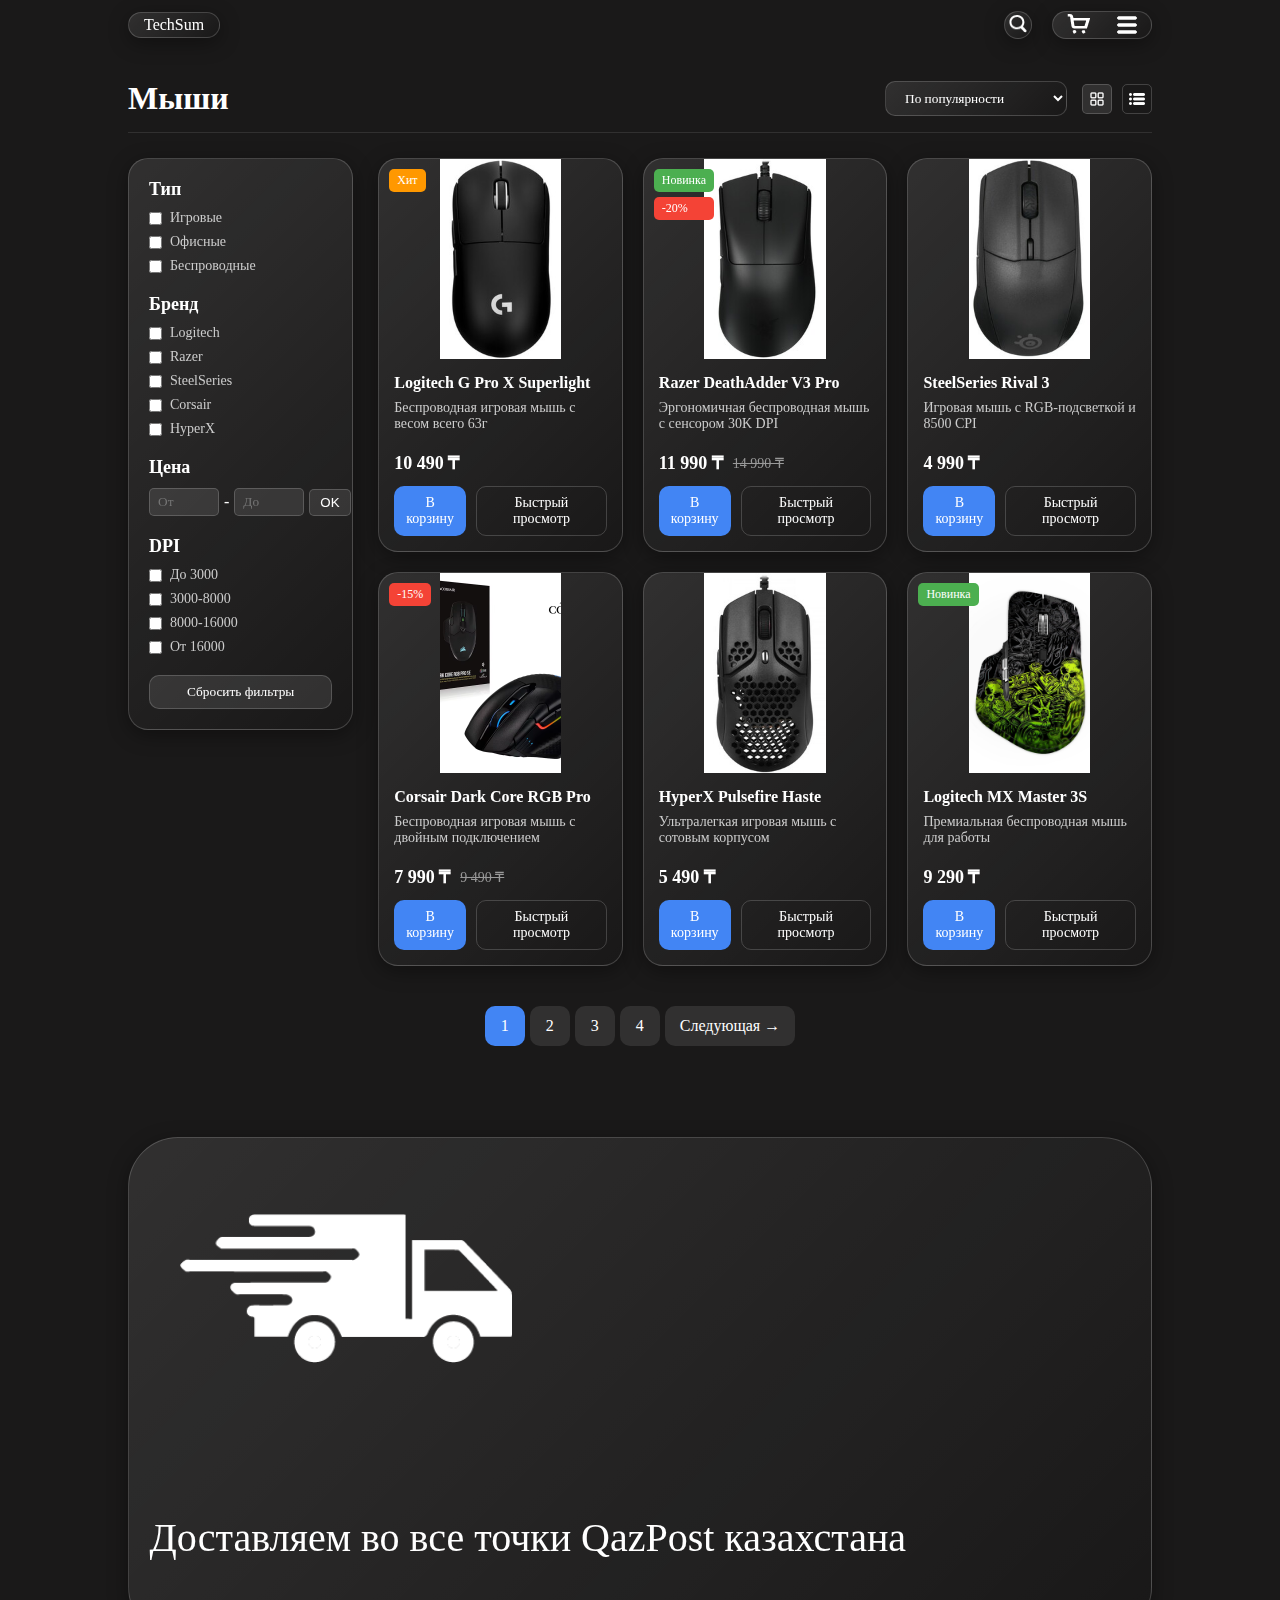
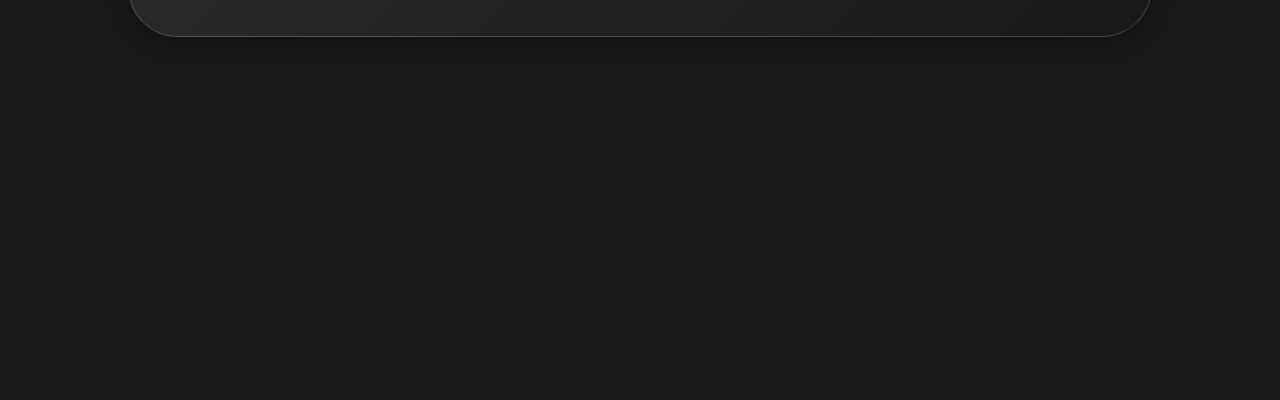
<file: mices/mices.html>
<!DOCTYPE html>
<html lang="en">
<head>
  <meta charset="UTF-8">
  <meta name="viewport" content="width=device-width, initial-scale=1.0">
  <link rel="stylesheet" href="../style.css">
  <link rel="stylesheet" href="mice.css">
  <title>Мыши - TechSum</title>
  <script src="../script.js"></script>
</head>
<body>
  <div class="holder">
    <header>
      <a href="../index.html" id="techform">TechSum</a>
      <div class="headerholder">
        <div class="sea"><a href="../search.html"><img src="../imgs/search.png" id="search"></a></div>
        <div class="double">
          <a href="../cart.html"><img src="../imgs/cart.png" id="cart"></a>
          <img src="../imgs/burger.png" id="burger">
        </div>
      </div>
    </header>
    <div class="category-header">
      <h1>Мыши</h1>
      <div class="filter-controls">
        <select id="sort-by">
          <option value="popular">По популярности</option>
          <option value="price-low">Цена (низкая-высокая)</option>
          <option value="price-high">Цена (высокая-низкая)</option>
          <option value="newest">Новинки</option>
        </select>
        <div class="view-options">
          <button class="view-btn active" data-view="grid"><img src="../imgs/grid-view.png" alt="Grid View"></button>
          <button class="view-btn" data-view="list"><img src="../imgs/list-view.png" alt="List View"></button>
        </div>
      </div>
    </div>
    <div class="products-layout">
      <div class="filters-sidebar">
        <div class="filter-group">
          <h3>Тип</h3>
          <label><input type="checkbox" name="type" value="gaming"> Игровые</label>
          <label><input type="checkbox" name="type" value="office"> Офисные</label>
          <label><input type="checkbox" name="type" value="wireless"> Беспроводные</label>
        </div>
        <div class="filter-group">
          <h3>Бренд</h3>
          <label><input type="checkbox" name="brand" value="logitech"> Logitech</label>
          <label><input type="checkbox" name="brand" value="razer"> Razer</label>
          <label><input type="checkbox" name="brand" value="steelseries"> SteelSeries</label>
          <label><input type="checkbox" name="brand" value="corsair"> Corsair</label>
          <label><input type="checkbox" name="brand" value="hyperx"> HyperX</label>
        </div>
        <div class="filter-group">
          <h3>Цена</h3>
          <div class="price-range">
            <input type="number" id="price-min" placeholder="От">
            <span>-</span>
            <input type="number" id="price-max" placeholder="До">
            <button id="price-apply">OK</button>
          </div>
        </div>
        <div class="filter-group">
          <h3>DPI</h3>
          <label><input type="checkbox" name="dpi" value="low"> До 3000</label>
          <label><input type="checkbox" name="dpi" value="mid"> 3000-8000</label>
          <label><input type="checkbox" name="dpi" value="high"> 8000-16000</label>
          <label><input type="checkbox" name="dpi" value="ultra"> От 16000</label>
        </div>
        
        <button id="reset-filters">Сбросить фильтры</button>
      </div>
      <div class="products-grid">
        <div class="product-card">
          <div class="product-image">
            <img src="logitech-superlight.png" alt="Мышь 1">
            <div class="product-tags">
              <span class="tag bestseller">Хит</span>
            </div>
          </div>
          <div class="product-info">
            <h3>Logitech G Pro X Superlight</h3>
            <p class="product-desc">Беспроводная игровая мышь с весом всего 63г</p>
            <div class="product-price">
              <span class="current-price">10 490 ₸</span>
            </div>
            <div class="product-actions">
              <button class="add-to-cart">В корзину</button>
              <button class="quick-view">Быстрый просмотр</button>
            </div>
          </div>
        </div>

        <div class="product-card">
          <div class="product-image">
            <img src="razer-deathadder.jpg" alt="Мышь 2">
            <div class="product-tags">
              <span class="tag new">Новинка</span>
              <span class="tag sale">-20%</span>
            </div>
          </div>
          <div class="product-info">
            <h3>Razer DeathAdder V3 Pro</h3>
            <p class="product-desc">Эргономичная беспроводная мышь с сенсором 30K DPI</p>
            <div class="product-price">
              <span class="current-price">11 990 ₸</span>
              <span class="old-price">14 990 ₸</span>
            </div>
            <div class="product-actions">
              <button class="add-to-cart">В корзину</button>
              <button class="quick-view">Быстрый просмотр</button>
            </div>
          </div>
        </div>

        <div class="product-card">
          <div class="product-image">
            <img src="steelseries-rival.jpg" alt="Мышь 3">
          </div>
          <div class="product-info">
            <h3>SteelSeries Rival 3</h3>
            <p class="product-desc">Игровая мышь с RGB-подсветкой и 8500 CPI</p>
            <div class="product-price">
              <span class="current-price">4 990 ₸</span>
            </div>
            <div class="product-actions">
              <button class="add-to-cart">В корзину</button>
              <button class="quick-view">Быстрый просмотр</button>
            </div>
          </div>
        </div>


        <div class="product-card">
          <div class="product-image">
            <img src="corsair.avif" alt="Мышь 4">
            <div class="product-tags">
              <span class="tag sale">-15%</span>
            </div>
          </div>
          <div class="product-info">
            <h3>Corsair Dark Core RGB Pro</h3>
            <p class="product-desc">Беспроводная игровая мышь с двойным подключением</p>
            <div class="product-price">
              <span class="current-price">7 990 ₸</span>
              <span class="old-price">9 490 ₸</span>
            </div>
            <div class="product-actions">
              <button class="add-to-cart">В корзину</button>
              <button class="quick-view">Быстрый просмотр</button>
            </div>
          </div>
        </div>


        <div class="product-card">
          <div class="product-image">
            <img src="hyperx-pulsfire.jpg" alt="Мышь 5">
          </div>
          <div class="product-info">
            <h3>HyperX Pulsefire Haste</h3>
            <p class="product-desc">Ультралегкая игровая мышь с сотовым корпусом</p>
            <div class="product-price">
              <span class="current-price">5 490 ₸</span>
            </div>
            <div class="product-actions">
              <button class="add-to-cart">В корзину</button>
              <button class="quick-view">Быстрый просмотр</button>
            </div>
          </div>
        </div>


        <div class="product-card">
          <div class="product-image">
            <img src="logitech-mx.jpg" alt="Мышь 6">
            <div class="product-tags">
              <span class="tag new">Новинка</span>
            </div>
          </div>
          <div class="product-info">
            <h3>Logitech MX Master 3S</h3>
            <p class="product-desc">Премиальная беспроводная мышь для работы</p>
            <div class="product-price">
              <span class="current-price">9 290 ₸</span>
            </div>
            <div class="product-actions">
              <button class="add-to-cart">В корзину</button>
              <button class="quick-view">Быстрый просмотр</button>
            </div>
          </div>
        </div>
      </div>
    </div>


    <div class="pagination">
      <a href="#" class="active">1</a>
      <a href="#">2</a>
      <a href="#">3</a>
      <a href="#">4</a>
      <a href="#" class="next">Следующая →</a>
    </div>


    <div class="sumwithdel">
      <img src="../imgs/deliv.png" id="deliv">
      <p id="del">Доставляем во все точки QazPost казахстана</p>
    </div>
  </div>
</body>
</html>
</file>
<file: style.css>
*{margin: 0;padding: 0;box-sizing: border-box;}
a{text-decoration: none;transition: 0.4s;&:hover{opacity: 0.7;}}
body{
    width: 100%;height: 100%;
    display: flex;justify-content: center;
    background-color: #1A1919;min-height: 100vh;
}
.holder{
    width: 80%;
    height: 2000px;display:flex;flex-flow: column wrap;
}
header{
    display: flex;flex-flow: row wrap;
    width: 100%;
    height: 50px;align-items: center;
}
#techform{font-family: 'Bahnschrift';font-size: 12pt;color: white;padding:3px 15px 3px 15px;border-radius: 20px;}
.headerholder{margin-left: auto;display: flex;flex-direction: row;gap: 20px;align-items: center;}
#search{width: 18px;height: 18px;margin-top: 2px;}
.double{
    width: 100px;height: 28px;
    border-radius: 20px;flex-direction: row;
    display: flex;align-items: center;
    justify-content: space-around;
}
#burger{cursor: pointer;transition: 0.4s;&:hover{opacity: 0.7;}}
#cart{margin-top: 2.5px;}
.sea{width: 28px;height: 28px;display: flex;flex-direction: row;align-items: center;justify-content: center;border-radius: 20px;}
.banner{
    width: 100%;height: 40%;border-radius: 70px;margin-top: 3%;
    display: flex;flex-flow: column wrap;align-items: center;justify-content: center;
}
.boxholder{
    width: 100%;height: 20%;display: flex;
    flex-flow: row wrap;align-items: center;justify-content: space-around;
    margin-top: 4%;gap: 2%;
}
.box1,.box2,.box3,.box4{
    width: 23%;height: 100%;display: flex;
    flex-flow: column wrap;border-radius: 70px;
    align-items: center;justify-content: end;
}
#keyboards,#mices,#headphones,#games{
    color: white;font-family: 'Bahnschrift';
    font-size: 20px;margin-bottom: 2%;
}
#keyb{max-width: 80%;max-height: 30%;margin-top: 10%;}
#style{color: #fff;font-family: 'Bahnschrift';font-size: 4vw;margin-top: 7%;}
#mchose{color: #fff;font-family: 'Bahnschrift';font-size: 3vw;}
#perc{max-width: 90%;max-height: 90%;margin-right: 5%;}
#skyrox{max-width: 55%;max-height: 50%;margin-bottom: 20%;}
#headp{max-width: 90%;max-height: 90%;}
#rdr2{max-width: 60%;max-height: 60%;margin-bottom: 15%;}
.sumwithdel{
    width: 100%;height: 25%;margin-top: 5%;border-radius: 50px;
    display: flex;flex-flow: row wrap;align-items: center;
}
#deliv{height: 30%;margin-left: 5%;}
#del{color: #fff;font-family: 'Bahnschrift';font-size: 40px;margin-left: 2%;}
#techform,.double,.sea,.banner,.box1,.box2,.box3,.box4,.sumwithdel{
    background: linear-gradient(135deg,#ffffff1a,#ffffff00);
    backdrop-filter: blur(10px);-webkit-backdrop-filter: blur(10px);
    border: 1px solid #ffffff2e;
    box-shadow: 0 5px 20px 0 #0000005e;
}
#cat{display: none;}
@media(max-width:1570px){
    .box1,.box2,.box3,.box4{
        width: 23%;height: 100%;border-radius: 20px;
        align-items: center;justify-content: end;
    }
}
@media(max-width:768px){
    .holder{width: 95%;}
    .banner{height: 30%;border-radius: 30px;justify-content: center;align-items: center;}
    .boxholder{
        width: 100%;height: 20%;display: flex;
        flex-flow: row wrap;align-items: center;justify-content: space-around;
        margin-top: 4%;gap: 2%;
    }
    .box1,.box2,.box3,.box4{
        width: 48%;height: 48%;border-radius: 20px;
        align-items: center;justify-content: end;
    }
    .sumwithdel{
        width: 100%;height: 25%;margin-top: 5%;border-radius: 30px;
        display: flex;flex-flow: row wrap;align-items: center;
    }
    #deliv{max-height: 20%;margin-left: 5%;}
    #del{color: #fff;font-family: 'Bahnschrift';font-size: 25px;margin-left: 2%;}
}
@media(max-width:550px){
    #cat{display: flex;width: 100%;margin-top: 20px;}
}
.menu-container {
    position: absolute;
    top: 60px;
    right: 10%;
    z-index: 100;
    background: linear-gradient(135deg, #ffffff1a, #ffffff00);
    backdrop-filter: blur(10px);
    -webkit-backdrop-filter: blur(10px);
    border: 1px solid #ffffff2e;
    box-shadow: 0 5px 20px 0 #0000005e;
    border-radius: 20px;
    transition: opacity 0.3s ease, transform 0.3s ease;
  }
  
  .menu-items {
    display: flex;
    flex-direction: column;
    padding: 20px;
    min-width: 200px;
  }
  
  .menu-item {
    font-family: 'Bahnschrift', sans-serif;
    color: white;
    text-decoration: none;
    padding: 12px 15px;
    border-radius: 10px;
    margin-bottom: 5px;
    transition: background-color 0.2s ease, transform 0.2s ease;
    display: flex;
    justify-content: space-between;
    align-items: center;
    &:hover{background-color: rgba(255, 255, 255, 0.1);}
  }

  
  .cart-menu-item {
    margin-top: 10px;
    border-top: 1px solid rgba(255, 255, 255, 0.1);
    padding-top: 15px;
  }
  
  @keyframes fadeIn {
    from { opacity: 0; transform: translateY(-10px); }
    to { opacity: 1; transform: translateY(0); }
  }
  .menu-items {
    display: flex;
    flex-direction: column;
    padding: 15px;
  }
  .menu-items a {
    color: white;
    font-family: 'Bahnschrift';
    padding: 10px 15px;
    border-radius: 10px;
    margin: 5px 0;
  }
  @media (max-width: 768px) {
    .menu-container {
      width: 200px;
      right: 2.5%;
    }
  }
  @media (max-width:430px){
    #headp,#perc{width: 80%;}
    #cat{width: 85%;}
  }
</file>
<file: cart/cart.css>
.cart-container {
    margin: 40px auto;
    padding: 20px;
    width: 80%;
    background: linear-gradient(135deg, #ffffff1a, #ffffff00);
    border: 1px solid #ffffff2e;
    box-shadow: 0 5px 20px 0 #0000005e;
    border-radius: 20px;
}

.cart-container h1 {
    font-family: 'Bahnschrift';
    font-size: 28px;
    color: white;
    margin-bottom: 20px;
}

.cart-item {
    display: flex;
    justify-content: space-between;
    align-items: center;
    padding: 15px;
    border-bottom: 1px solid rgba(255, 255, 255, 0.2);
}

.cart-item:last-child {
    border-bottom: none;
}

.item-info {
    display: flex;
    flex-direction: column;
    gap: 5px;
    color: white;
    font-family: 'Bahnschrift';
}

.remove-item {
    background-color: #F44336;
    border: none;
    border-radius: 10px;
    padding: 8px 12px;
    color: white;
    cursor: pointer;
    transition: 0.3s;
}

.remove-item:hover {
    background-color: #d32f2f;
}

.cart-summary {
    margin-top: 20px;
    font-family: 'Bahnschrift';
    font-size: 20px;
    color: white;
}

.cart-actions {
    margin-top: 20px;
    display: flex;
    gap: 20px;
}

.clear-cart, .checkout {
    padding: 12px 20px;
    border: none;
    border-radius: 10px;
    font-family: 'Bahnschrift';
    font-size: 16px;
    cursor: pointer;
    transition: 0.3s;
}

.clear-cart {
    background-color: #F44336;
    color: white;
}

.clear-cart:hover {
    background-color: #d32f2f;
}

.checkout {
    background-color: #4285F4;
    color: white;
}

.checkout:hover {
    background-color: #3367D6;
}
p{color: white;font-family: 'Bahnschrift';}
</file>
<file: games/games.css>
.category-header {
  display: flex;
  justify-content: space-between;
  align-items: center;
  width: 100%;
  margin-top: 30px;
  padding-bottom: 15px;
  border-bottom: 1px solid rgba(255, 255, 255, 0.1);
}

.category-header h1 {
  color: white;
  font-family: 'Bahnschrift';
  font-size: 32px;
}

.filter-controls {
  display: flex;
  align-items: center;
  gap: 15px;
}

.filter-controls select {
  background: linear-gradient(135deg, #ffffff1a, #ffffff00);
  backdrop-filter: blur(10px);
  -webkit-backdrop-filter: blur(10px);
  border: 1px solid #ffffff2e;
  border-radius: 10px;
  color: white;
  padding: 8px 15px;
  font-family: 'Bahnschrift';
  cursor: pointer;
}

.view-options {
  display: flex;
  gap: 10px;
}

.view-btn {
  background: transparent;
  border: 1px solid #ffffff2e;
  border-radius: 5px;
  width: 30px;
  height: 30px;
  display: flex;
  align-items: center;
  justify-content: center;
  cursor: pointer;
  transition: 0.3s;
}

.view-btn.active {
  background: rgba(255, 255, 255, 0.1);
}

.view-btn img {
  width: 16px;
  height: 16px;
}

/* Products layout */
.products-layout {
  display: flex;
  gap: 25px;
  margin-top: 25px;
}

/* Filter toggle button for mobile */
.filter-toggle {
  display: none;
  width: 100%;
  background: linear-gradient(135deg, #ffffff1a, #ffffff00);
  backdrop-filter: blur(10px);
  -webkit-backdrop-filter: blur(10px);
  border: 1px solid #ffffff2e;
  border-radius: 10px;
  padding: 10px;
  color: white;
  font-family: 'Bahnschrift';
  font-size: 16px;
  margin-bottom: 15px;
  cursor: pointer;
  text-align: center;
}

.filter-toggle.active {
  background: rgba(255, 255, 255, 0.2);
}

/* Filters sidebar */
.filters-sidebar {
  width: 22%;
  padding: 20px;
  border-radius: 20px;
  background: linear-gradient(135deg, #ffffff1a, #ffffff00);
  backdrop-filter: blur(10px);
  -webkit-backdrop-filter: blur(10px);
  border: 1px solid #ffffff2e;
  box-shadow: 0 5px 20px 0 #0000005e;
  height: fit-content;
}

.filters-content {
  display: block;
}

.filter-group {
  margin-bottom: 20px;
}

.filter-group h3 {
  color: white;
  font-family: 'Bahnschrift';
  font-size: 18px;
  margin-bottom: 10px;
}

.filter-group label {
  display: flex;
  align-items: center;
  color: #ccc;
  font-family: 'Bahnschrift';
  font-size: 14px;
  margin-bottom: 8px;
  cursor: pointer;
}

.filter-group input[type="checkbox"] {
  margin-right: 8px;
}

.price-range {
  display: flex;
  align-items: center;
  gap: 5px;
}

.price-range input {
  width: 70px;
  background: rgba(255, 255, 255, 0.1);
  border: 1px solid #ffffff2e;
  border-radius: 5px;
  padding: 5px 8px;
  color: white;
  font-family: 'Bahnschrift';
}

.price-range span {
  color: white;
}

.price-range button {
  background: rgba(255, 255, 255, 0.1);
  border: 1px solid #ffffff2e;
  border-radius: 5px;
  padding: 5px 10px;
  color: white;
  cursor: pointer;
  transition: 0.3s;
}

.price-range button:hover {
  background: rgba(255, 255, 255, 0.2);
}

#reset-filters {
  width: 100%;
  background: rgba(255, 255, 255, 0.1);
  border: 1px solid #ffffff2e;
  border-radius: 10px;
  padding: 8px;
  color: white;
  font-family: 'Bahnschrift';
  cursor: pointer;
  transition: 0.3s;
}

#reset-filters:hover {
  background: rgba(255, 255, 255, 0.2);
}

/* Products grid */
.products-grid {
  width: 78%;
  display: grid;
  grid-template-columns: repeat(3, 1fr);
  gap: 20px;
}

.product-card {
  background: linear-gradient(135deg, #ffffff1a, #ffffff00);
  backdrop-filter: blur(10px);
  -webkit-backdrop-filter: blur(10px);
  border: 1px solid #ffffff2e;
  box-shadow: 0 5px 20px 0 #0000005e;
  border-radius: 20px;
  overflow: hidden;
  transition: 0.3s;
}

.product-card:hover {
  transform: translateY(-5px);
  box-shadow: 0 8px 25px 0 #0000007e;
}

.product-image {
  position: relative;
  height: 200px;
  overflow: hidden;
  display: flex;
  justify-content: center;
}

.product-image img {
  width: 50%;
  height: 100%;
  object-fit: cover;
  transition: 0.5s;
}

.product-card:hover .product-image img {
  transform: scale(1.05);
}

.product-tags {
  position: absolute;
  top: 10px;
  left: 10px;
  display: flex;
  flex-direction: column;
  gap: 5px;
}

.tag {
  font-family: 'Bahnschrift';
  font-size: 12px;
  padding: 4px 8px;
  border-radius: 5px;
  color: white;
}

.tag.new {
  background-color: #4CAF50;
}

.tag.sale {
  background-color: #F44336;
}

.tag.bestseller {
  background-color: #FF9800;
}

.product-info {
  padding: 15px;
}

.product-info h3 {
  font-family: 'Bahnschrift';
  font-size: 16px;
  color: white;
  margin-bottom: 8px;
  white-space: nowrap;
  overflow: hidden;
  text-overflow: ellipsis;
}

.product-desc {
  font-family: 'Bahnschrift';
  font-size: 14px;
  color: #ccc;
  margin-bottom: 12px;
  height: 40px;
  overflow: hidden;
}

.product-price {
  display: flex;
  align-items: center;
  gap: 10px;
  margin-bottom: 12px;
}

.current-price {
  font-family: 'Bahnschrift';
  font-size: 18px;
  font-weight: bold;
  color: white;
}

.old-price {
  font-family: 'Bahnschrift';
  font-size: 14px;
  color: #999;
  text-decoration: line-through;
}

.product-actions {
  display: flex;
  gap: 10px;
}

.add-to-cart, .quick-view {
  padding: 8px 12px;
  border-radius: 10px;
  font-family: 'Bahnschrift';
  font-size: 14px;
  cursor: pointer;
  transition: 0.3s;
}

.add-to-cart {
  background-color: #4285F4;
  color: white;
  border: none;
  flex: 1;
}

.add-to-cart:hover {
  background-color: #3367D6;
}

.quick-view {
  background: transparent;
  border: 1px solid #ffffff2e;
  color: white;
}

.quick-view:hover {
  background: rgba(255, 255, 255, 0.1);
}
.pagination {
  display: flex;
  justify-content: center;
  margin: 40px 0;
  gap: 5px;
}

.pagination a {
  display: flex;
  align-items: center;
  justify-content: center;
  width: 40px;
  height: 40px;
  background: rgba(255, 255, 255, 0.1);
  border-radius: 10px;
  color: white;
  font-family: 'Bahnschrift';
  transition: 0.3s;
}

.pagination a.active {
  background-color: #4285F4;
}

.pagination a:hover:not(.active) {
  background: rgba(255, 255, 255, 0.2);
}

.pagination a.next {
  width: auto;
  padding: 0 15px;
}

/* Responsive adjustments */
@media (max-width: 1200px) {
  .products-grid {
    grid-template-columns: repeat(2, 1fr);
  }
}

@media (max-width: 900px) {
  .category-header h1 {
    font-size: 28px;
  }
  
  .filter-controls select {
    max-width: 180px;
  }
}

@media (max-width: 768px) {
  .filter-toggle {
    display: block;
  }
  
  .filters-content {
    display: none;
  }
  
  .filters-content.active {
    display: block;
  }
  
  .products-layout {
    flex-direction: column;
  }
  
  .filters-sidebar {
    width: 100%;
    margin-bottom: 20px;
    padding: 15px;
    display: none;
  }
  
  .products-grid {
    width: 100%;
    grid-template-columns: repeat(2, 1fr);
  }
  
  .category-header {
    flex-direction: column;
    align-items: flex-start;
    gap: 15px;
  }
  
  .filter-controls {
    width: 100%;
    justify-content: space-between;
  }
  
  .product-card {
    max-width: 100%;
  }
}

@media (max-width: 480px) {
  .product-image img {
    width: 80%;
    height: 100%;
  }
  .product-actions {
    flex-direction: column;
  }
  
  .category-header h1 {
    font-size: 24px;
  }
  
  .product-card {
    max-width: 100%;
  }
  
  .price-range {
    flex-wrap: wrap;
  }
  
  .price-range input {
    width: calc(50% - 15px);
  }
  
  .pagination a {
    width: 35px;
    height: 35px;
  }
  .sumwithdel{height: 10%;}
}
</file>
<file: headphones/headphones.css>
.category-header {
  display: flex;
  justify-content: space-between;
  align-items: center;
  width: 100%;
  margin-top: 30px;
  padding-bottom: 15px;
  border-bottom: 1px solid rgba(255, 255, 255, 0.1);
}

.category-header h1 {
  color: white;
  font-family: 'Bahnschrift';
  font-size: 32px;
}

.filter-controls {
  display: flex;
  align-items: center;
  gap: 15px;
}

.filter-controls select {
  background: linear-gradient(135deg, #ffffff1a, #ffffff00);
  backdrop-filter: blur(10px);
  -webkit-backdrop-filter: blur(10px);
  border: 1px solid #ffffff2e;
  border-radius: 10px;
  color: white;
  padding: 8px 15px;
  font-family: 'Bahnschrift';
  cursor: pointer;
}

.view-options {
  display: flex;
  gap: 10px;
}

.view-btn {
  background: transparent;
  border: 1px solid #ffffff2e;
  border-radius: 5px;
  width: 30px;
  height: 30px;
  display: flex;
  align-items: center;
  justify-content: center;
  cursor: pointer;
  transition: 0.3s;
}

.view-btn.active {
  background: rgba(255, 255, 255, 0.1);
}

.view-btn img {
  width: 16px;
  height: 16px;
}

/* Products layout */
.products-layout {
  display: flex;
  gap: 25px;
  margin-top: 25px;
}

/* Filters sidebar */
.filters-sidebar {
  width: 22%;
  padding: 20px;
  border-radius: 20px;
  background: linear-gradient(135deg, #ffffff1a, #ffffff00);
  backdrop-filter: blur(10px);
  -webkit-backdrop-filter: blur(10px);
  border: 1px solid #ffffff2e;
  box-shadow: 0 5px 20px 0 #0000005e;
  height: fit-content;
}

.filter-group {
  margin-bottom: 20px;
}

.filter-group h3 {
  color: white;
  font-family: 'Bahnschrift';
  font-size: 18px;
  margin-bottom: 10px;
}

.filter-group label {
  display: flex;
  align-items: center;
  color: #ccc;
  font-family: 'Bahnschrift';
  font-size: 14px;
  margin-bottom: 8px;
  cursor: pointer;
}

.filter-group input[type="checkbox"] {
  margin-right: 8px;
}

.price-range {
  display: flex;
  align-items: center;
  gap: 5px;
}

.price-range input {
  width: 70px;
  background: rgba(255, 255, 255, 0.1);
  border: 1px solid #ffffff2e;
  border-radius: 5px;
  padding: 5px 8px;
  color: white;
  font-family: 'Bahnschrift';
}

.price-range span {
  color: white;
}

.price-range button {
  background: rgba(255, 255, 255, 0.1);
  border: 1px solid #ffffff2e;
  border-radius: 5px;
  padding: 5px 10px;
  color: white;
  cursor: pointer;
  transition: 0.3s;
}

.price-range button:hover {
  background: rgba(255, 255, 255, 0.2);
}

#reset-filters {
  width: 100%;
  background: rgba(255, 255, 255, 0.1);
  border: 1px solid #ffffff2e;
  border-radius: 10px;
  padding: 8px;
  color: white;
  font-family: 'Bahnschrift';
  cursor: pointer;
  transition: 0.3s;
}

#reset-filters:hover {
  background: rgba(255, 255, 255, 0.2);
}

/* Products grid */
.products-grid {
  width: 78%;
  display: grid;
  grid-template-columns: repeat(3, 1fr);
  gap: 20px;
}

.product-card {
  background: linear-gradient(135deg, #ffffff1a, #ffffff00);
  backdrop-filter: blur(10px);
  -webkit-backdrop-filter: blur(10px);
  border: 1px solid #ffffff2e;
  box-shadow: 0 5px 20px 0 #0000005e;
  border-radius: 20px;
  overflow: hidden;
  transition: 0.3s;
}

.product-card:hover {
  transform: translateY(-5px);
  box-shadow: 0 8px 25px 0 #0000007e;
}

.product-image {
  position: relative;
  height: 200px;
  overflow: hidden;
  display: flex;justify-content: center;
}

.product-image img {
  width: 70%;
  height: 100%;
  object-fit: cover;
  transition: 0.5s;
}

.product-card:hover .product-image img {
  transform: scale(1.05);
}

.product-tags {
  position: absolute;
  top: 10px;
  left: 10px;
  display: flex;
  flex-direction: column;
  gap: 5px;
}

.tag {
  font-family: 'Bahnschrift';
  font-size: 12px;
  padding: 4px 8px;
  border-radius: 5px;
  color: white;
}

.tag.new {
  background-color: #4CAF50;
}

.tag.sale {
  background-color: #F44336;
}

.tag.bestseller {
  background-color: #FF9800;
}

.product-info {
  padding: 15px;
}

.product-info h3 {
  font-family: 'Bahnschrift';
  font-size: 16px;
  color: white;
  margin-bottom: 8px;
}

.product-desc {
  font-family: 'Bahnschrift';
  font-size: 14px;
  color: #ccc;
  margin-bottom: 12px;
  height: 40px;
  overflow: hidden;
}

.product-price {
  display: flex;
  align-items: center;
  gap: 10px;
  margin-bottom: 12px;
}

.current-price {
  font-family: 'Bahnschrift';
  font-size: 18px;
  font-weight: bold;
  color: white;
}

.old-price {
  font-family: 'Bahnschrift';
  font-size: 14px;
  color: #999;
  text-decoration: line-through;
}

.product-actions {
  display: flex;
  gap: 10px;
}

.add-to-cart, .quick-view {
  padding: 8px 12px;
  border-radius: 10px;
  font-family: 'Bahnschrift';
  font-size: 14px;
  cursor: pointer;
  transition: 0.3s;
}

.add-to-cart {
  background-color: #4285F4;
  color: white;
  border: none;
  flex: 1;
}

.add-to-cart:hover {
  background-color: #3367D6;
}

.quick-view {
  background: transparent;
  border: 1px solid #ffffff2e;
  color: white;
}

.quick-view:hover {
  background: rgba(255, 255, 255, 0.1);
}

/* Pagination */
.pagination {
  display: flex;
  justify-content: center;
  margin: 40px 0;
  gap: 5px;
}

.pagination a {
  display: flex;
  align-items: center;
  justify-content: center;
  width: 40px;
  height: 40px;
  background: rgba(255, 255, 255, 0.1);
  border-radius: 10px;
  color: white;
  font-family: 'Bahnschrift';
  transition: 0.3s;
}

.pagination a.active {
  background-color: #4285F4;
}

.pagination a:hover:not(.active) {
  background: rgba(255, 255, 255, 0.2);
}

.pagination a.next {
  width: auto;
  padding: 0 15px;
}

/* Responsive adjustments */
@media (max-width: 1200px) {
  .products-grid {
    grid-template-columns: repeat(2, 1fr);
  }
}

@media (max-width: 768px) {
  .products-layout {
    flex-direction: column;
  }
  
  .filters-sidebar {
    width: 100%;
    margin-bottom: 20px;
    display: none;
  }
  
  .products-grid {
    width: 100%;
    grid-template-columns: repeat(2, 1fr);
  }
  
  .category-header {
    flex-direction: column;
    align-items: flex-start;
    gap: 15px;
  }
  
  .filter-controls {
    width: 100%;
    justify-content: space-between;
  }
}

@media (max-width: 480px) {
  .sumwithdel{height: 12%;}
  
  .product-actions {
    flex-direction: column;
  }
}
</file>
<file: mices/mice.css>
.category-header {
    display: flex;
    justify-content: space-between;
    align-items: center;
    width: 100%;
    margin-top: 30px;
    padding-bottom: 15px;
    border-bottom: 1px solid rgba(255, 255, 255, 0.1);
  }
  
  .category-header h1 {
    color: white;
    font-family: 'Bahnschrift';
    font-size: 32px;
  }
  
  .filter-controls {
    display: flex;
    align-items: center;
    gap: 15px;
  }
  
  .filter-controls select {
    background: linear-gradient(135deg, #ffffff1a, #ffffff00);
    backdrop-filter: blur(10px);
    -webkit-backdrop-filter: blur(10px);
    border: 1px solid #ffffff2e;
    border-radius: 10px;
    color: white;
    padding: 8px 15px;
    font-family: 'Bahnschrift';
    cursor: pointer;
  }
  
  .view-options {
    display: flex;
    gap: 10px;
  }
  
  .view-btn {
    background: transparent;
    border: 1px solid #ffffff2e;
    border-radius: 5px;
    width: 30px;
    height: 30px;
    display: flex;
    align-items: center;
    justify-content: center;
    cursor: pointer;
    transition: 0.3s;
  }
  
  .view-btn.active {
    background: rgba(255, 255, 255, 0.1);
  }
  
  .view-btn img {
    width: 16px;
    height: 16px;
  }
  
  /* Products layout */
  .products-layout {
    display: flex;
    gap: 25px;
    margin-top: 25px;
  }
  
  /* Filters sidebar */
  .filters-sidebar {
    width: 22%;
    padding: 20px;
    border-radius: 20px;
    background: linear-gradient(135deg, #ffffff1a, #ffffff00);
    backdrop-filter: blur(10px);
    -webkit-backdrop-filter: blur(10px);
    border: 1px solid #ffffff2e;
    box-shadow: 0 5px 20px 0 #0000005e;
    height: fit-content;
  }
  
  .filter-group {
    margin-bottom: 20px;
  }
  
  .filter-group h3 {
    color: white;
    font-family: 'Bahnschrift';
    font-size: 18px;
    margin-bottom: 10px;
  }
  
  .filter-group label {
    display: flex;
    align-items: center;
    color: #ccc;
    font-family: 'Bahnschrift';
    font-size: 14px;
    margin-bottom: 8px;
    cursor: pointer;
  }
  
  .filter-group input[type="checkbox"] {
    margin-right: 8px;
  }
  
  .price-range {
    display: flex;
    align-items: center;
    gap: 5px;
  }
  
  .price-range input {
    width: 70px;
    background: rgba(255, 255, 255, 0.1);
    border: 1px solid #ffffff2e;
    border-radius: 5px;
    padding: 5px 8px;
    color: white;
    font-family: 'Bahnschrift';
  }
  
  .price-range span {
    color: white;
  }
  
  .price-range button {
    background: rgba(255, 255, 255, 0.1);
    border: 1px solid #ffffff2e;
    border-radius: 5px;
    padding: 5px 10px;
    color: white;
    cursor: pointer;
    transition: 0.3s;
  }
  
  .price-range button:hover {
    background: rgba(255, 255, 255, 0.2);
  }
  
  #reset-filters {
    width: 100%;
    background: rgba(255, 255, 255, 0.1);
    border: 1px solid #ffffff2e;
    border-radius: 10px;
    padding: 8px;
    color: white;
    font-family: 'Bahnschrift';
    cursor: pointer;
    transition: 0.3s;
  }
  
  #reset-filters:hover {
    background: rgba(255, 255, 255, 0.2);
  }
  
  /* Products grid */
  .products-grid {
    width: 78%;
    display: grid;
    grid-template-columns: repeat(3, 1fr);
    gap: 20px;
  }
  
  .product-card {
    background: linear-gradient(135deg, #ffffff1a, #ffffff00);
    backdrop-filter: blur(10px);
    -webkit-backdrop-filter: blur(10px);
    border: 1px solid #ffffff2e;
    box-shadow: 0 5px 20px 0 #0000005e;
    border-radius: 20px;
    overflow: hidden;
    transition: 0.3s;
  }
  
  .product-card:hover {
    transform: translateY(-5px);
    box-shadow: 0 8px 25px 0 #0000007e;
  }
  
  .product-image {
    position: relative;
    height: 200px;
    overflow: hidden;
    margin: auto;display: flex;justify-content: center;
  }
  
  .product-image img {
    width: 50%;
    height: 100%;
    object-fit: cover;
    transition: 0.5s;
  }
  
  .product-card:hover .product-image img {
    transform: scale(1.05);
  }
  
  .product-tags {
    position: absolute;
    top: 10px;
    left: 10px;
    display: flex;
    flex-direction: column;
    gap: 5px;
  }
  
  .tag {
    font-family: 'Bahnschrift';
    font-size: 12px;
    padding: 4px 8px;
    border-radius: 5px;
    color: white;
  }
  
  .tag.new {
    background-color: #4CAF50;
  }
  
  .tag.sale {
    background-color: #F44336;
  }
  
  .tag.bestseller {
    background-color: #FF9800;
  }
  
  .product-info {
    padding: 15px;
  }
  
  .product-info h3 {
    font-family: 'Bahnschrift';
    font-size: 16px;
    color: white;
    margin-bottom: 8px;
  }
  
  .product-desc {
    font-family: 'Bahnschrift';
    font-size: 14px;
    color: #ccc;
    margin-bottom: 12px;
    height: 40px;
    overflow: hidden;
  }
  
  .product-price {
    display: flex;
    align-items: center;
    gap: 10px;
    margin-bottom: 12px;
  }
  
  .current-price {
    font-family: 'Bahnschrift';
    font-size: 18px;
    font-weight: bold;
    color: white;
  }
  
  .old-price {
    font-family: 'Bahnschrift';
    font-size: 14px;
    color: #999;
    text-decoration: line-through;
  }
  
  .product-actions {
    display: flex;
    gap: 10px;
  }
  
  .add-to-cart, .quick-view {
    padding: 8px 12px;
    border-radius: 10px;
    font-family: 'Bahnschrift';
    font-size: 14px;
    cursor: pointer;
    transition: 0.3s;
  }
  
  .add-to-cart {
    background-color: #4285F4;
    color: white;
    border: none;
    flex: 1;
  }
  
  .add-to-cart:hover {
    background-color: #3367D6;
  }
  
  .quick-view {
    background: transparent;
    border: 1px solid #ffffff2e;
    color: white;
  }
  
  .quick-view:hover {
    background: rgba(255, 255, 255, 0.1);
  }
  
  /* Pagination */
  .pagination {
    display: flex;
    justify-content: center;
    margin: 40px 0;
    gap: 5px;
  }
  
  .pagination a {
    display: flex;
    align-items: center;
    justify-content: center;
    width: 40px;
    height: 40px;
    background: rgba(255, 255, 255, 0.1);
    border-radius: 10px;
    color: white;
    font-family: 'Bahnschrift';
    transition: 0.3s;
  }
  
  .pagination a.active {
    background-color: #4285F4;
  }
  
  .pagination a:hover:not(.active) {
    background: rgba(255, 255, 255, 0.2);
  }
  
  .pagination a.next {
    width: auto;
    padding: 0 15px;
  }
  
  /* Responsive adjustments */
  @media (max-width: 1200px) {
    .products-grid {
      grid-template-columns: repeat(2, 1fr);
    }
  }
  
  @media (max-width: 768px) {
    .products-layout {
      flex-direction: column;
    }
    
    .filters-sidebar {
      width: 100%;
      margin-bottom: 20px;
      display: none;
    }
    
    .products-grid {
      width: 100%;
      grid-template-columns: repeat(2, 1fr);
    }
    
    .category-header {
      flex-direction: column;
      align-items: flex-start;
      gap: 15px;
    }
    
    .filter-controls {
      width: 100%;
      justify-content: space-between;
    }
  }
  
  @media (max-width: 480px) {
    .product-actions {
      flex-direction: column;
    }
    .sumwithdel{height: 12%;}
  }
</file>
